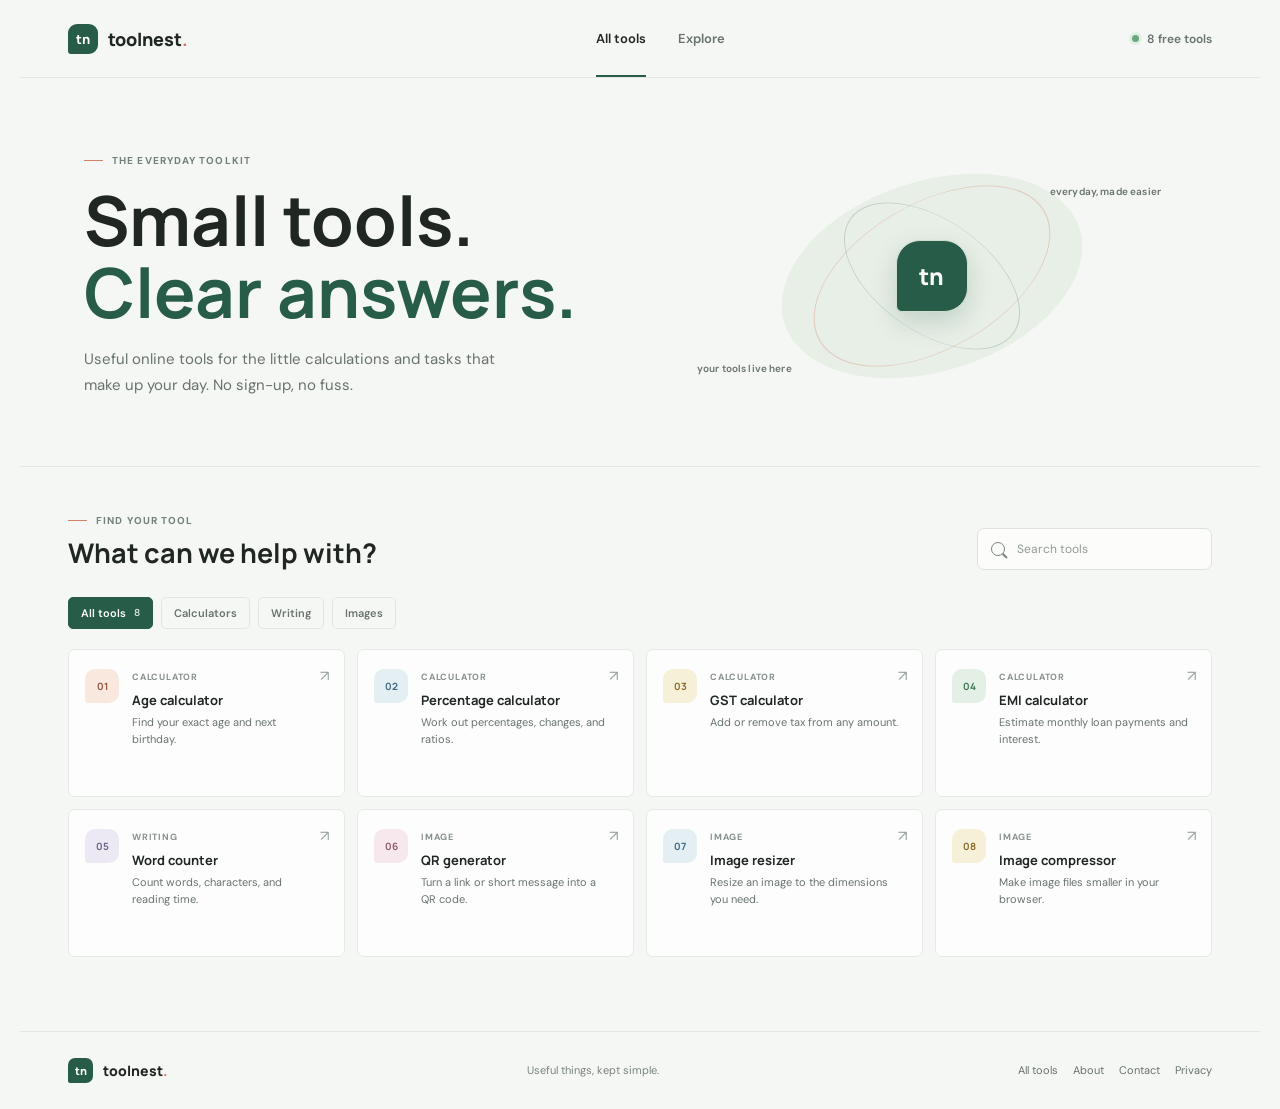
<file: index.html>
<!doctype html>
<html lang="en">
<head>
  <meta charset="utf-8">
  <meta name="viewport" content="width=device-width, initial-scale=1">
  <meta name="theme-color" content="#f5f7f4">
  <meta name="description" content="A practical collection of free online calculators and everyday tools. Simple, fast, and private by design.">
  <title>ToolNest - useful tools, all in one place</title>
  <link rel="preconnect" href="https://fonts.googleapis.com">
  <link rel="preconnect" href="https://fonts.gstatic.com" crossorigin>
  <link href="https://fonts.googleapis.com/css2?family=DM+Sans:wght@400;500;600;700&family=Manrope:wght@400;500;600;700;800&display=swap" rel="stylesheet">
  <link rel="stylesheet" href="style.css">
  <script src="script.js" defer></script>
</head>
<body>
  <header class="site-header">
    <a class="brand" href="index.html" aria-label="ToolNest home"><span class="brand-mark">tn</span><span>toolnest<span class="brand-period">.</span></span></a>
    <nav class="header-nav" aria-label="Main navigation"><a class="nav-link active" href="index.html">All tools</a><a class="nav-link" href="#tool-grid">Explore</a></nav>
    <a class="header-note" href="#tool-grid"><span class="status-dot"></span> 8 free tools</a>
  </header>

  <main>
    <section class="home-intro">
      <div class="intro-copy">
        <p class="eyebrow"><span class="eyebrow-line"></span> THE EVERYDAY TOOLKIT</p>
        <h1>Small tools.<br><span>Clear answers.</span></h1>
        <p class="intro-text">Useful online tools for the little calculations and tasks that make up your day. No sign-up, no fuss.</p>
      </div>
      <div class="intro-side" aria-hidden="true">
        <div class="orbit orbit-one"></div><div class="orbit orbit-two"></div>
        <div class="orbit-center"><span>tn</span></div>
        <span class="orbit-label label-top">everyday, made easier</span><span class="orbit-label label-bottom">your tools live here</span>
      </div>
    </section>

    <section class="tools-section" id="tool-grid">
      <div class="section-heading">
        <div><p class="eyebrow"><span class="eyebrow-line"></span> FIND YOUR TOOL</p><h2>What can we help with?</h2></div>
        <label class="search-box"><span class="search-icon" aria-hidden="true"></span><span class="visually-hidden">Search tools</span><input id="tool-search" type="search" placeholder="Search tools" autocomplete="off"></label>
      </div>
      <div class="filter-row" aria-label="Filter by category">
        <button class="filter-chip selected" type="button" data-filter="all" aria-pressed="true">All tools <span>8</span></button>
        <button class="filter-chip" type="button" data-filter="calculators" aria-pressed="false">Calculators</button>
        <button class="filter-chip" type="button" data-filter="writing" aria-pressed="false">Writing</button>
        <button class="filter-chip" type="button" data-filter="images" aria-pressed="false">Images</button>
      </div>
      <div class="tool-grid" id="tool-list">
        <a class="tool-card" href="tools/age.html" data-category="calculators" data-name="age calculator birthday years months days"><span class="tool-icon icon-coral">01</span><span class="tool-card-copy"><span class="tool-category">CALCULATOR</span><strong>Age calculator</strong><span>Find your exact age and next birthday.</span></span><span class="card-arrow" aria-hidden="true">↗</span></a>
        <a class="tool-card" href="tools/percentage.html" data-category="calculators" data-name="percentage calculator percent change"><span class="tool-icon icon-blue">02</span><span class="tool-card-copy"><span class="tool-category">CALCULATOR</span><strong>Percentage calculator</strong><span>Work out percentages, changes, and ratios.</span></span><span class="card-arrow" aria-hidden="true">↗</span></a>
        <a class="tool-card" href="tools/gst.html" data-category="calculators" data-name="gst calculator tax goods services"><span class="tool-icon icon-yellow">03</span><span class="tool-card-copy"><span class="tool-category">CALCULATOR</span><strong>GST calculator</strong><span>Add or remove tax from any amount.</span></span><span class="card-arrow" aria-hidden="true">↗</span></a>
        <a class="tool-card" href="tools/emi.html" data-category="calculators" data-name="emi loan calculator monthly payment interest"><span class="tool-icon icon-green">04</span><span class="tool-card-copy"><span class="tool-category">CALCULATOR</span><strong>EMI calculator</strong><span>Estimate monthly loan payments and interest.</span></span><span class="card-arrow" aria-hidden="true">↗</span></a>
        <a class="tool-card" href="tools/word-counter.html" data-category="writing" data-name="word counter text writing characters"><span class="tool-icon icon-lilac">05</span><span class="tool-card-copy"><span class="tool-category">WRITING</span><strong>Word counter</strong><span>Count words, characters, and reading time.</span></span><span class="card-arrow" aria-hidden="true">↗</span></a>
        <a class="tool-card" href="tools/qr-generator.html" data-category="images" data-name="qr code generator link wifi text"><span class="tool-icon icon-pink">06</span><span class="tool-card-copy"><span class="tool-category">IMAGE</span><strong>QR generator</strong><span>Turn a link or short message into a QR code.</span></span><span class="card-arrow" aria-hidden="true">↗</span></a>
        <a class="tool-card" href="tools/image-resizer.html" data-category="images" data-name="image resizer photo resize dimensions"><span class="tool-icon icon-blue">07</span><span class="tool-card-copy"><span class="tool-category">IMAGE</span><strong>Image resizer</strong><span>Resize an image to the dimensions you need.</span></span><span class="card-arrow" aria-hidden="true">↗</span></a>
        <a class="tool-card" href="tools/image-compressor.html" data-category="images" data-name="image compressor reduce photo file size"><span class="tool-icon icon-yellow">08</span><span class="tool-card-copy"><span class="tool-category">IMAGE</span><strong>Image compressor</strong><span>Make image files smaller in your browser.</span></span><span class="card-arrow" aria-hidden="true">↗</span></a>
      </div>
      <p class="empty-state" id="empty-state" hidden>No tools match that search. Try a different word.</p>
    </section>
  </main>

  <footer class="site-footer"><a class="brand footer-brand" href="index.html"><span class="brand-mark">tn</span><span>toolnest<span class="brand-period">.</span></span></a><span>Useful things, kept simple.</span><span>Free to use <span class="footer-spark">✳</span></span></footer>
</body>
</html>
</file>
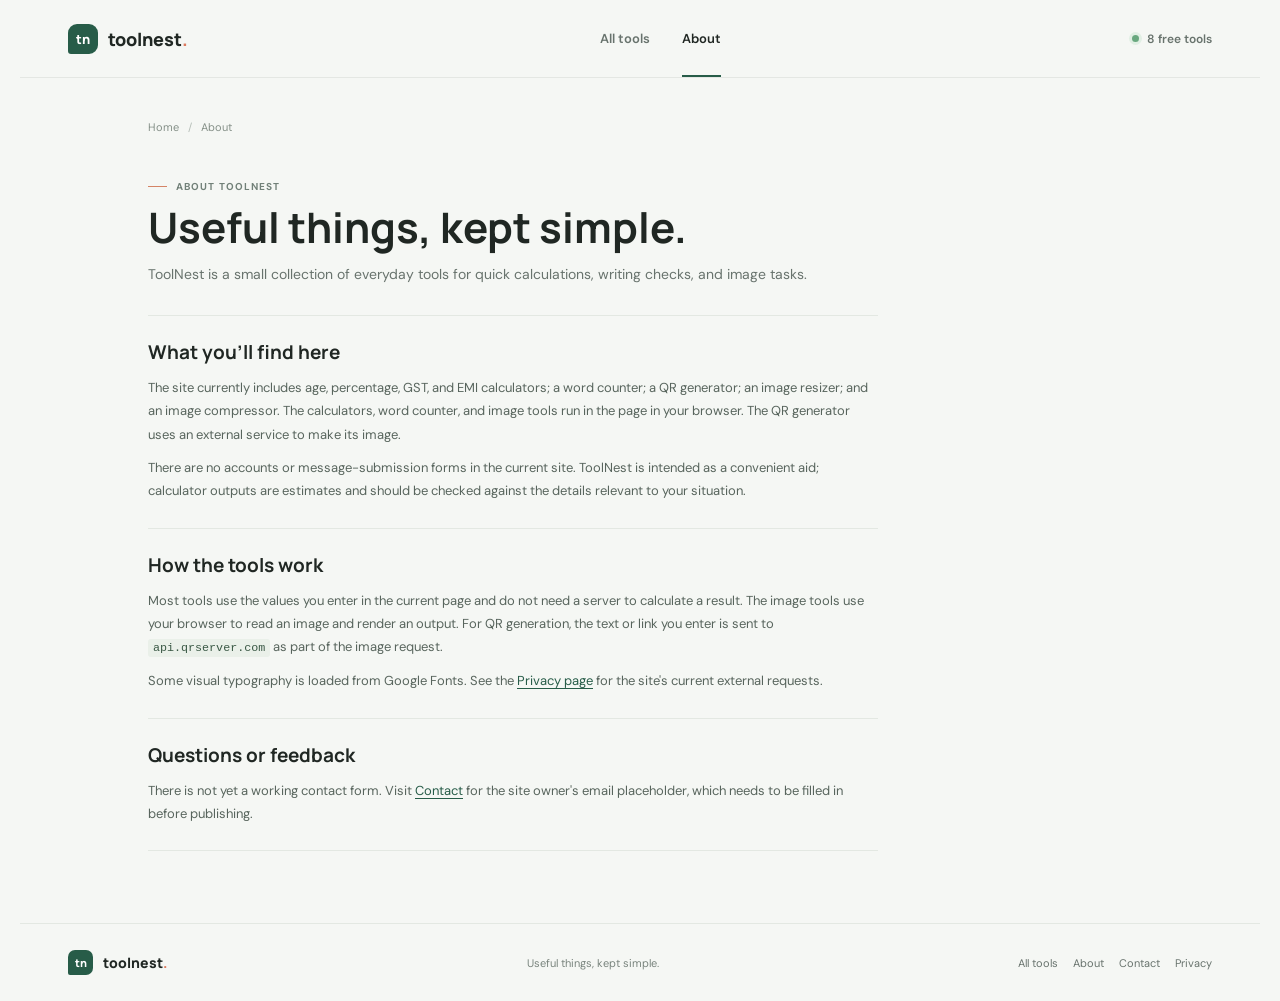
<file: about.html>
<!doctype html>
<html lang="en">
<head>
  <meta charset="utf-8">
  <meta name="viewport" content="width=device-width, initial-scale=1">
  <meta name="theme-color" content="#f5f7f4">
  <meta name="description" content="About ToolNest and its collection of everyday browser tools.">
  <title>About | ToolNest</title>
  <link rel="stylesheet" href="style.css">
  <script src="script.js" defer></script>
</head>
<body>
  <header class="site-header"><a class="brand" href="index.html" aria-label="ToolNest home"><span class="brand-mark">tn</span><span>toolnest<span class="brand-period">.</span></span></a><nav class="header-nav" aria-label="Main navigation"><a class="nav-link" href="index.html#tool-grid">All tools</a><a class="nav-link active" href="about.html">About</a></nav><a class="header-note" href="index.html#tool-grid"><span class="status-dot"></span> 8 free tools</a></header>
  <main class="content-page">
    <div class="breadcrumb"><a href="index.html">Home</a><span class="breadcrumb-separator">/</span><span>About</span></div>
    <header class="content-heading"><p class="eyebrow"><span class="eyebrow-line"></span> ABOUT TOOLNEST</p><h1>Useful things, kept simple.</h1><p>ToolNest is a small collection of everyday tools for quick calculations, writing checks, and image tasks.</p></header>
    <div class="content-body">
      <section class="content-section"><h2>What you'll find here</h2><p>The site currently includes age, percentage, GST, and EMI calculators; a word counter; a QR generator; an image resizer; and an image compressor. The calculators, word counter, and image tools run in the page in your browser. The QR generator uses an external service to make its image.</p><p>There are no accounts or message-submission forms in the current site. ToolNest is intended as a convenient aid; calculator outputs are estimates and should be checked against the details relevant to your situation.</p></section>
      <section class="content-section"><h2>How the tools work</h2><p>Most tools use the values you enter in the current page and do not need a server to calculate a result. The image tools use your browser to read an image and render an output. For QR generation, the text or link you enter is sent to <code>api.qrserver.com</code> as part of the image request.</p><p>Some visual typography is loaded from Google Fonts. See the <a href="privacy.html">Privacy page</a> for the site's current external requests.</p></section>
      <section class="content-section"><h2>Questions or feedback</h2><p>There is not yet a working contact form. Visit <a href="contact.html">Contact</a> for the site owner's email placeholder, which needs to be filled in before publishing.</p></section>
    </div>
  </main>
  <footer class="site-footer"><a class="brand footer-brand" href="index.html"><span class="brand-mark">tn</span><span>toolnest<span class="brand-period">.</span></span></a><span>Useful things, kept simple.</span><span>Free to use <span class="footer-spark">✳</span></span></footer>
</body>
</html>
</file>
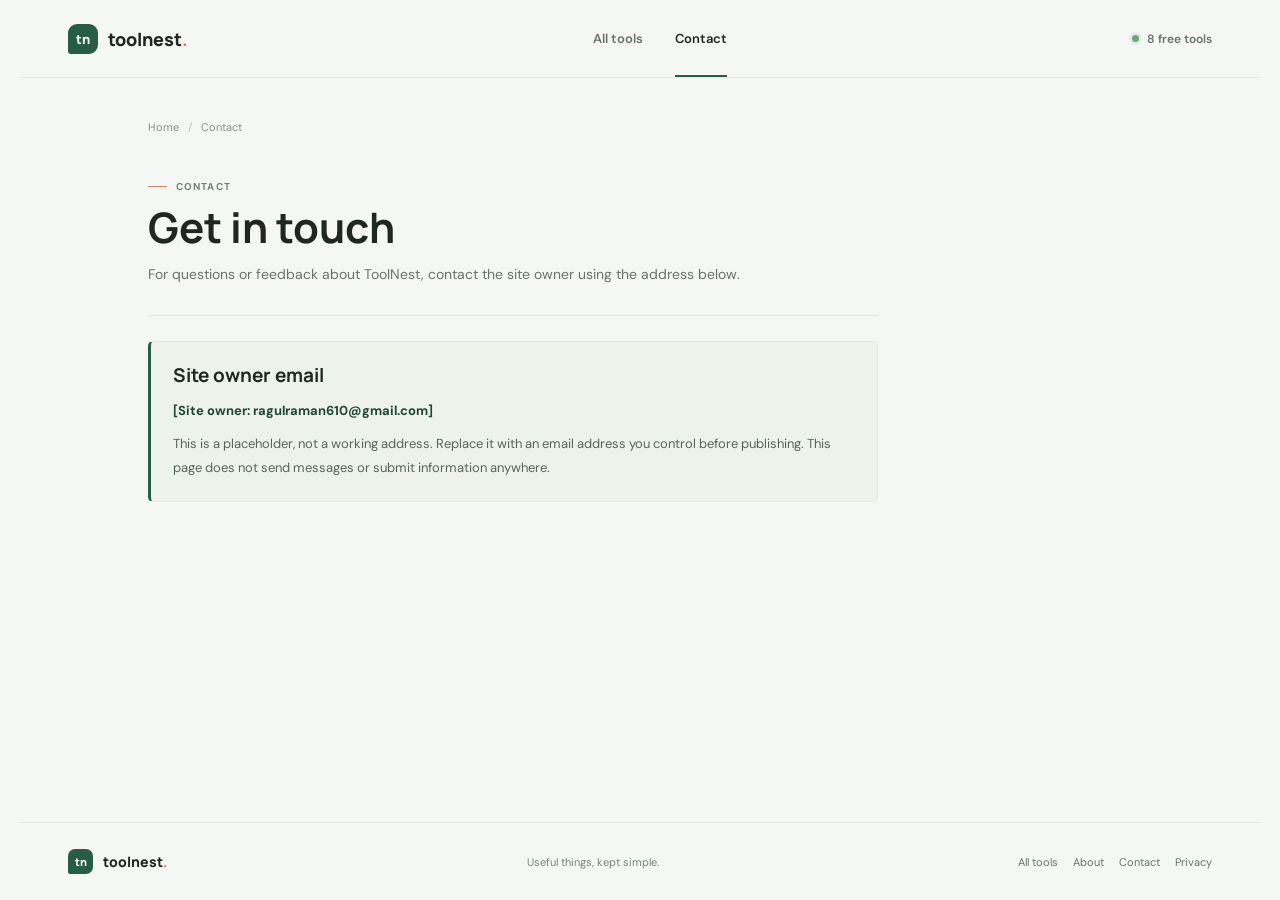
<file: contact.html>
<!doctype html>
<html lang="en">
<head>
  <meta charset="utf-8">
  <meta name="viewport" content="width=device-width, initial-scale=1">
  <meta name="theme-color" content="#f5f7f4">
  <meta name="description" content="Contact information for ToolNest.">
  <title>Contact | ToolNest</title>
  <link rel="stylesheet" href="style.css">
  <script src="script.js" defer></script>
</head>
<body>
  <header class="site-header"><a class="brand" href="index.html" aria-label="ToolNest home"><span class="brand-mark">tn</span><span>toolnest<span class="brand-period">.</span></span></a><nav class="header-nav" aria-label="Main navigation"><a class="nav-link" href="index.html#tool-grid">All tools</a><a class="nav-link active" href="contact.html">Contact</a></nav><a class="header-note" href="index.html#tool-grid"><span class="status-dot"></span> 8 free tools</a></header>
  <main class="content-page">
    <div class="breadcrumb"><a href="index.html">Home</a><span class="breadcrumb-separator">/</span><span>Contact</span></div>
    <header class="content-heading"><p class="eyebrow"><span class="eyebrow-line"></span> CONTACT</p><h1>Get in touch</h1><p>For questions or feedback about ToolNest, contact the site owner using the address below.</p></header>
    <div class="content-body">
      <section class="content-section contact-placeholder"><h2>Site owner email</h2><p><strong>[Site owner: ragulraman610@gmail.com]</strong></p><p>This is a placeholder, not a working address. Replace it with an email address you control before publishing. This page does not send messages or submit information anywhere.</p></section>
    </div>
  </main>
  <footer class="site-footer"><a class="brand footer-brand" href="index.html"><span class="brand-mark">tn</span><span>toolnest<span class="brand-period">.</span></span></a><span>Useful things, kept simple.</span><span>Free to use <span class="footer-spark">✳</span></span></footer>
</body>
</html>
</file>
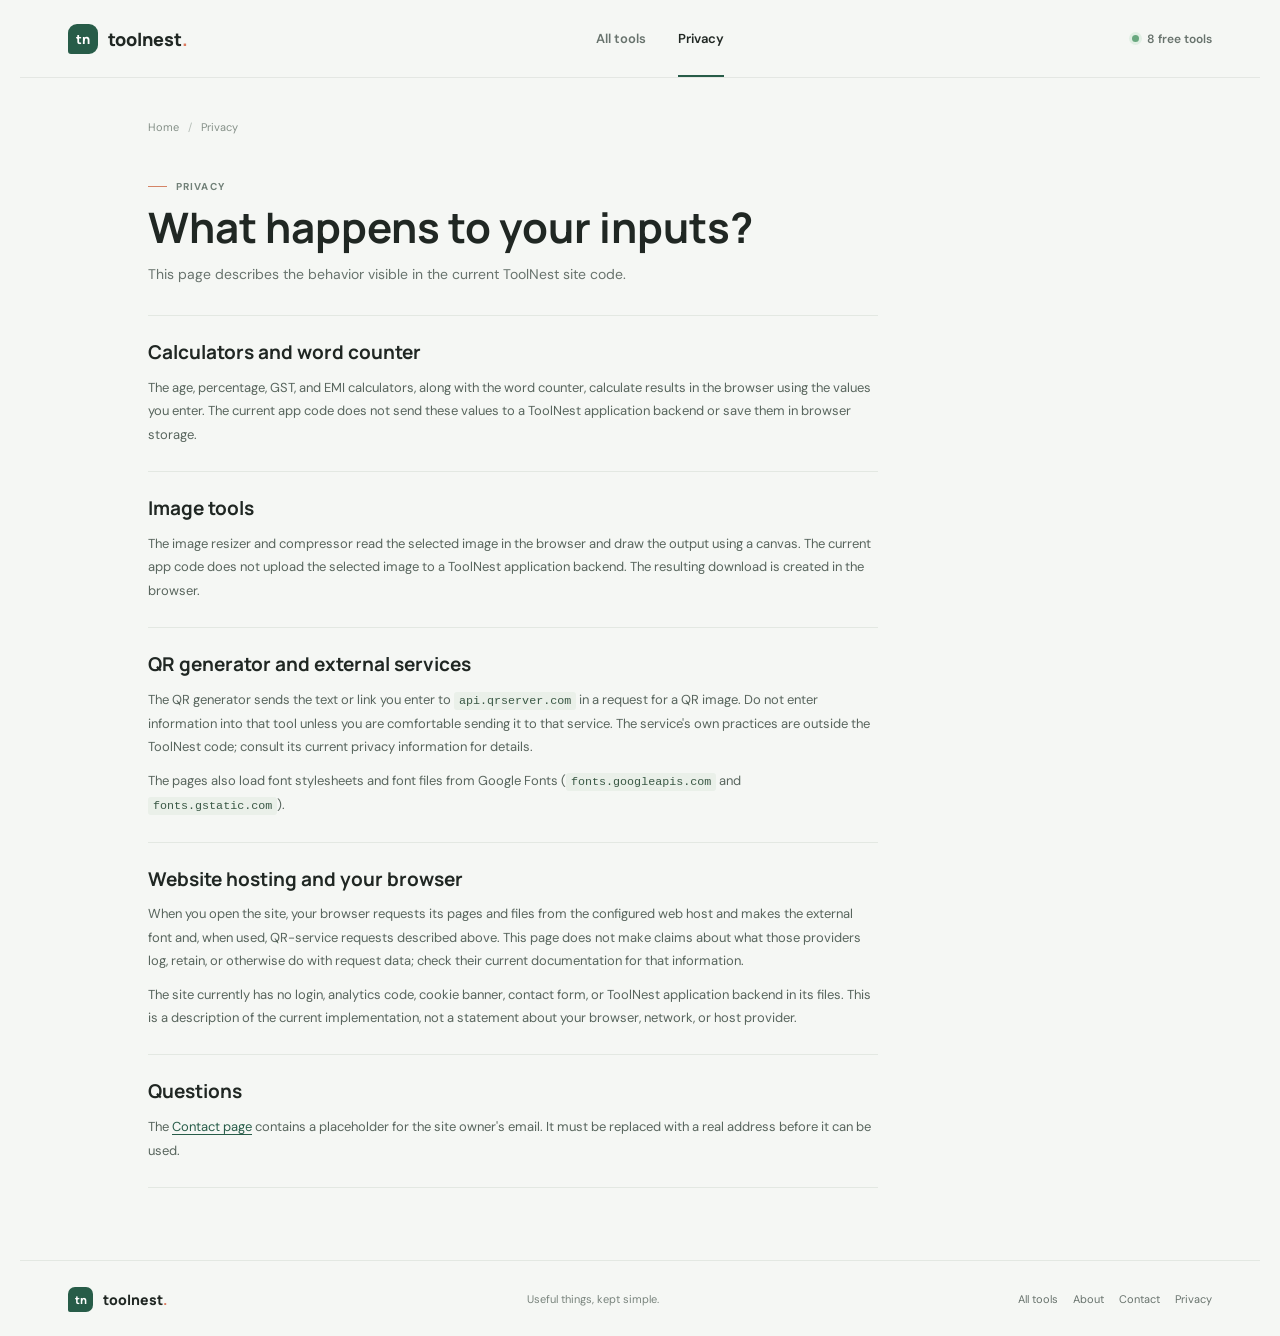
<file: privacy.html>
<!doctype html>
<html lang="en">
<head>
  <meta charset="utf-8">
  <meta name="viewport" content="width=device-width, initial-scale=1">
  <meta name="theme-color" content="#f5f7f4">
  <meta name="description" content="What the current ToolNest pages do with information entered into its tools.">
  <title>Privacy | ToolNest</title>
  <link rel="stylesheet" href="style.css">
  <script src="script.js" defer></script>
</head>
<body>
  <header class="site-header"><a class="brand" href="index.html" aria-label="ToolNest home"><span class="brand-mark">tn</span><span>toolnest<span class="brand-period">.</span></span></a><nav class="header-nav" aria-label="Main navigation"><a class="nav-link" href="index.html#tool-grid">All tools</a><a class="nav-link active" href="privacy.html">Privacy</a></nav><a class="header-note" href="index.html#tool-grid"><span class="status-dot"></span> 8 free tools</a></header>
  <main class="content-page">
    <div class="breadcrumb"><a href="index.html">Home</a><span class="breadcrumb-separator">/</span><span>Privacy</span></div>
    <header class="content-heading"><p class="eyebrow"><span class="eyebrow-line"></span> PRIVACY</p><h1>What happens to your inputs?</h1><p>This page describes the behavior visible in the current ToolNest site code.</p></header>
    <div class="content-body">
      <section class="content-section"><h2>Calculators and word counter</h2><p>The age, percentage, GST, and EMI calculators, along with the word counter, calculate results in the browser using the values you enter. The current app code does not send these values to a ToolNest application backend or save them in browser storage.</p></section>
      <section class="content-section"><h2>Image tools</h2><p>The image resizer and compressor read the selected image in the browser and draw the output using a canvas. The current app code does not upload the selected image to a ToolNest application backend. The resulting download is created in the browser.</p></section>
      <section class="content-section"><h2>QR generator and external services</h2><p>The QR generator sends the text or link you enter to <code>api.qrserver.com</code> in a request for a QR image. Do not enter information into that tool unless you are comfortable sending it to that service. The service's own practices are outside the ToolNest code; consult its current privacy information for details.</p><p>The pages also load font stylesheets and font files from Google Fonts (<code>fonts.googleapis.com</code> and <code>fonts.gstatic.com</code>).</p></section>
      <section class="content-section"><h2>Website hosting and your browser</h2><p>When you open the site, your browser requests its pages and files from the configured web host and makes the external font and, when used, QR-service requests described above. This page does not make claims about what those providers log, retain, or otherwise do with request data; check their current documentation for that information.</p><p>The site currently has no login, analytics code, cookie banner, contact form, or ToolNest application backend in its files. This is a description of the current implementation, not a statement about your browser, network, or host provider.</p></section>
      <section class="content-section"><h2>Questions</h2><p>The <a href="contact.html">Contact page</a> contains a placeholder for the site owner's email. It must be replaced with a real address before it can be used.</p></section>
    </div>
  </main>
  <footer class="site-footer"><a class="brand footer-brand" href="index.html"><span class="brand-mark">tn</span><span>toolnest<span class="brand-period">.</span></span></a><span>Useful things, kept simple.</span><span>Free to use <span class="footer-spark">✳</span></span></footer>
</body>
</html>
</file>
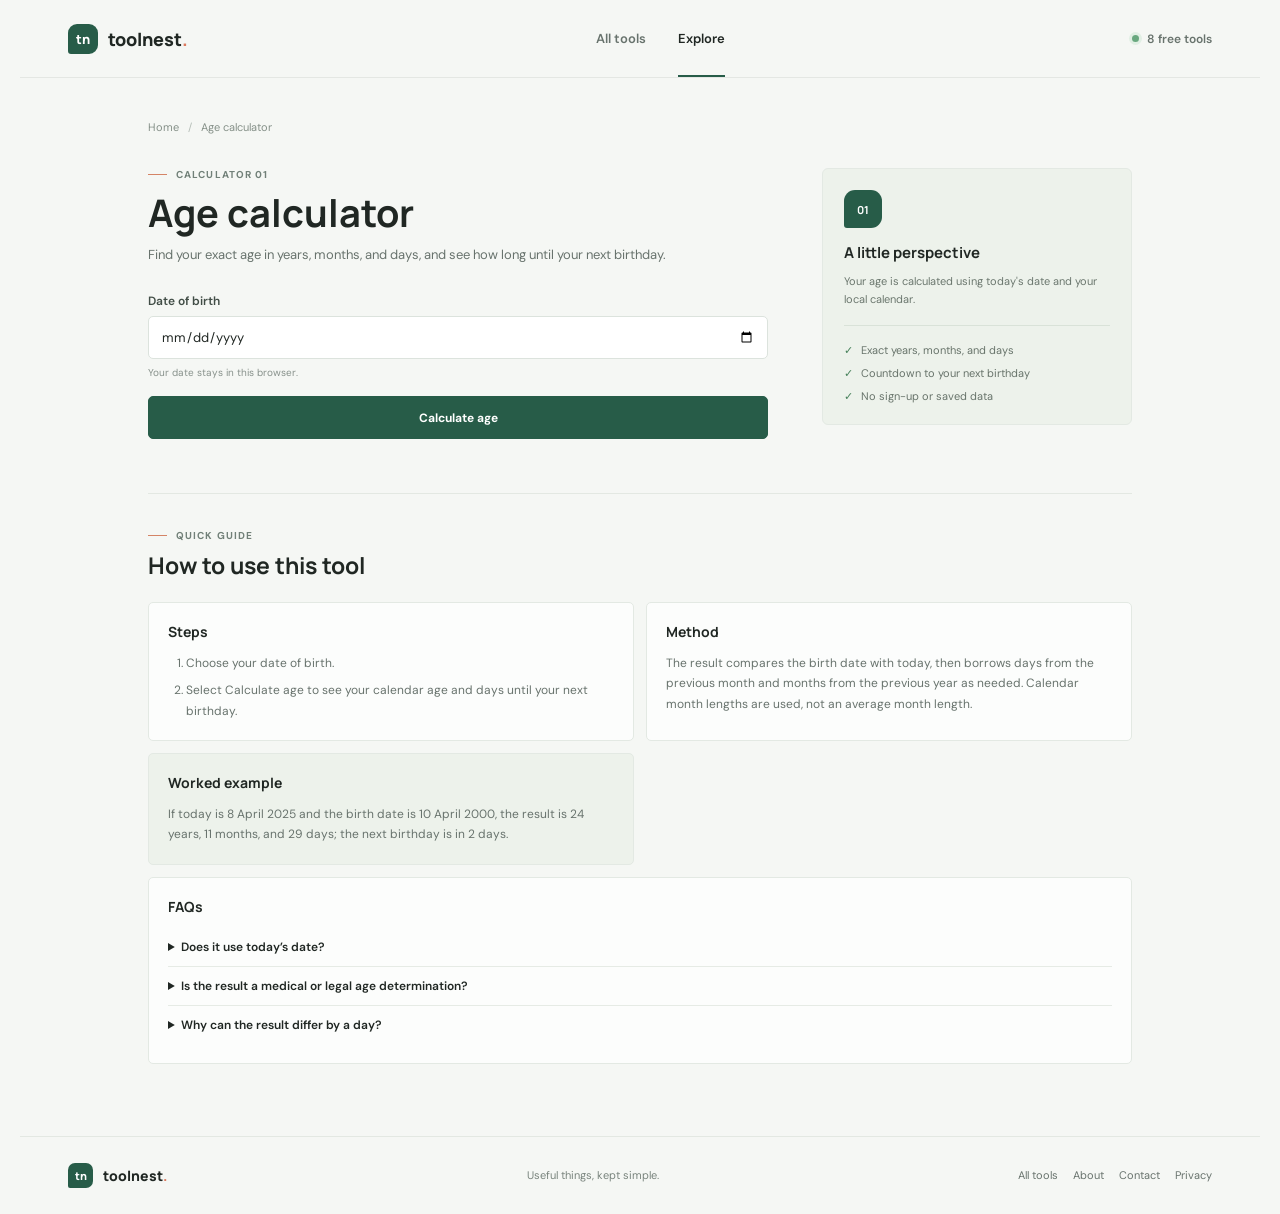
<file: tools/age.html>
<!doctype html>
<html lang="en">
<head><meta charset="utf-8"><meta name="viewport" content="width=device-width, initial-scale=1"><meta name="theme-color" content="#f5f7f4"><title>Age Calculator | ToolNest</title><link rel="stylesheet" href="../style.css"><script src="../script.js" defer></script></head>
<body>
  <header class="site-header"><a class="brand" href="../index.html" aria-label="ToolNest home"><span class="brand-mark">tn</span><span>toolnest<span class="brand-period">.</span></span></a><nav class="header-nav" aria-label="Main navigation"><a class="nav-link" href="../index.html">All tools</a><a class="nav-link active" href="../index.html#tool-grid">Explore</a></nav><a class="header-note" href="../index.html#tool-grid"><span class="status-dot"></span> 8 free tools</a></header>
  <main class="tool-page" data-tool="age"><div class="breadcrumb"><a href="../index.html">Home</a><span class="breadcrumb-separator">/</span><span>Age calculator</span></div><div class="tool-layout"><section class="tool-main"><div class="tool-heading"><p class="eyebrow"><span class="eyebrow-line"></span> CALCULATOR 01</p><h1>Age calculator</h1><p>Find your exact age in years, months, and days, and see how long until your next birthday.</p></div><form class="tool-form" id="age-form"><div class="field"><label for="birth-date">Date of birth</label><input id="birth-date" name="birth-date" type="date" required><span class="field-hint">Your date stays in this browser.</span></div><button class="primary-button" type="submit">Calculate age</button></form><section class="result-panel" id="result" aria-live="polite"><p class="result-label">Your result</p><p class="result-value" id="result-value"></p><p class="result-detail" id="result-detail"></p></section></section><aside class="tool-aside"><span class="aside-mark">01</span><h2>A little perspective</h2><p>Your age is calculated using today's date and your local calendar.</p><div class="aside-rule"></div><ul><li>Exact years, months, and days</li><li>Countdown to your next birthday</li><li>No sign-up or saved data</li></ul></aside></div></main>
  <footer class="site-footer"><a class="brand footer-brand" href="../index.html"><span class="brand-mark">tn</span><span>toolnest<span class="brand-period">.</span></span></a><span>Useful things, kept simple.</span><span><a href="../index.html#tool-grid">All tools ↗</a></span></footer>
</body></html>
</file>
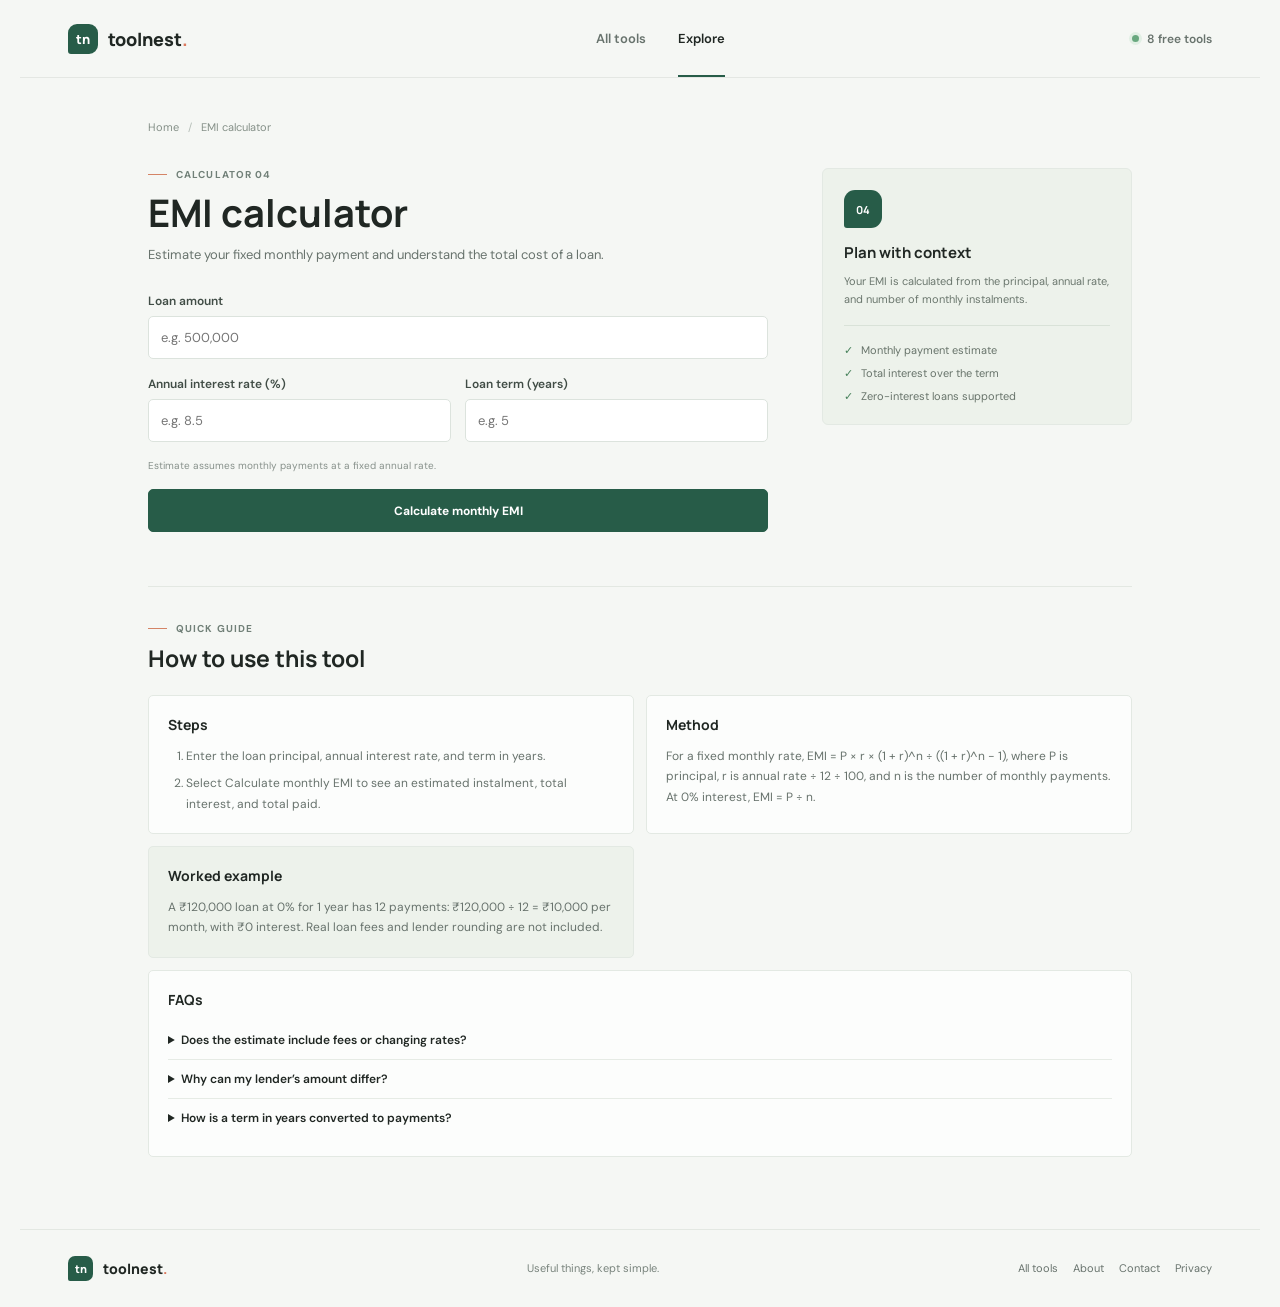
<file: tools/emi.html>
<!doctype html>
<html lang="en">
<head><meta charset="utf-8"><meta name="viewport" content="width=device-width, initial-scale=1"><meta name="theme-color" content="#f5f7f4"><title>EMI Calculator | ToolNest</title><link rel="stylesheet" href="../style.css"><script src="../script.js" defer></script></head>
<body>
  <header class="site-header"><a class="brand" href="../index.html" aria-label="ToolNest home"><span class="brand-mark">tn</span><span>toolnest<span class="brand-period">.</span></span></a><nav class="header-nav" aria-label="Main navigation"><a class="nav-link" href="../index.html">All tools</a><a class="nav-link active" href="../index.html#tool-grid">Explore</a></nav><a class="header-note" href="../index.html#tool-grid"><span class="status-dot"></span> 8 free tools</a></header>
  <main class="tool-page" data-tool="emi"><div class="breadcrumb"><a href="../index.html">Home</a><span class="breadcrumb-separator">/</span><span>EMI calculator</span></div><div class="tool-layout"><section class="tool-main"><div class="tool-heading"><p class="eyebrow"><span class="eyebrow-line"></span> CALCULATOR 04</p><h1>EMI calculator</h1><p>Estimate your fixed monthly payment and understand the total cost of a loan.</p></div><form class="tool-form" id="emi-form"><div class="field"><label for="loan-principal">Loan amount</label><input id="loan-principal" name="principal" type="number" min="1" step="any" placeholder="e.g. 500,000" required></div><div class="form-row"><div class="field"><label for="loan-rate">Annual interest rate (%)</label><input id="loan-rate" name="rate" type="number" min="0" step="any" placeholder="e.g. 8.5" required></div><div class="field"><label for="loan-years">Loan term (years)</label><input id="loan-years" name="years" type="number" min="0.1" step="any" placeholder="e.g. 5" required></div></div><span class="field-hint">Estimate assumes monthly payments at a fixed annual rate.</span><button class="primary-button" type="submit">Calculate monthly EMI</button></form><section class="result-panel" id="result" aria-live="polite"><p class="result-label">Estimated monthly payment</p><p class="result-value" id="result-value"></p><p class="result-detail" id="result-detail"></p></section></section><aside class="tool-aside"><span class="aside-mark">04</span><h2>Plan with context</h2><p>Your EMI is calculated from the principal, annual rate, and number of monthly instalments.</p><div class="aside-rule"></div><ul><li>Monthly payment estimate</li><li>Total interest over the term</li><li>Zero-interest loans supported</li></ul></aside></div></main>
  <footer class="site-footer"><a class="brand footer-brand" href="../index.html"><span class="brand-mark">tn</span><span>toolnest<span class="brand-period">.</span></span></a><span>Useful things, kept simple.</span><span><a href="../index.html#tool-grid">All tools ↗</a></span></footer>
</body></html>
</file>
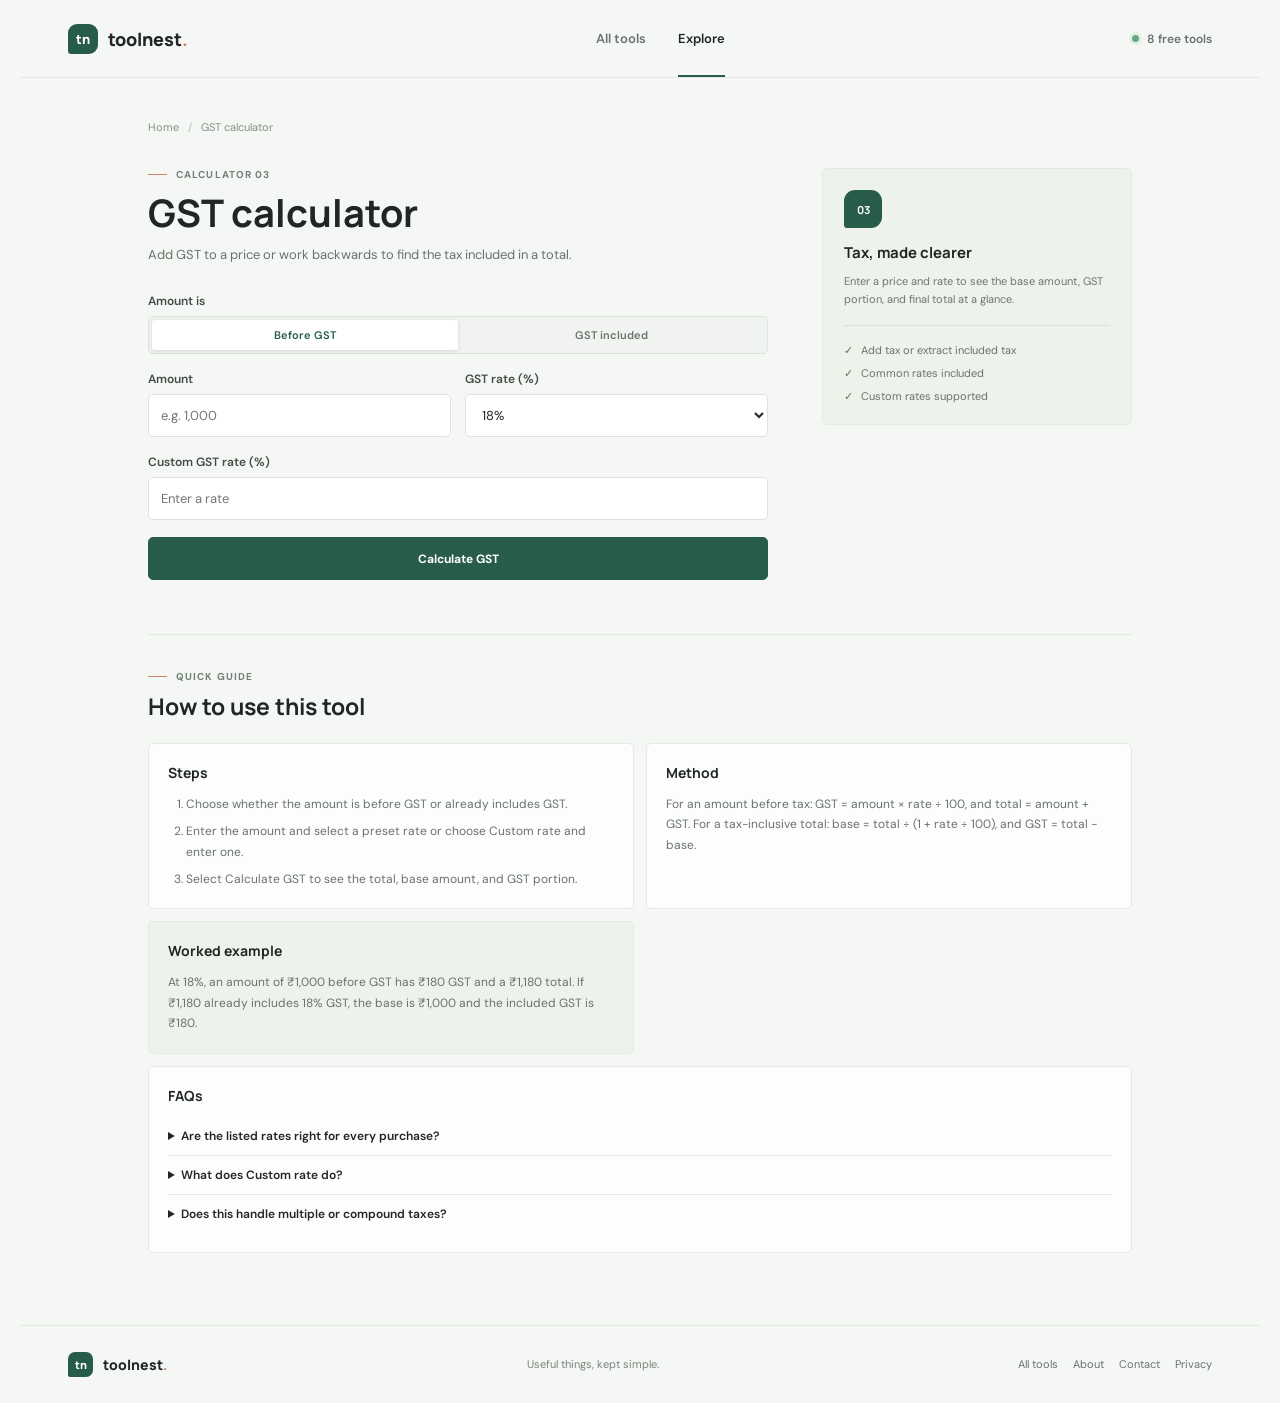
<file: tools/gst.html>
<!doctype html>
<html lang="en">
<head><meta charset="utf-8"><meta name="viewport" content="width=device-width, initial-scale=1"><meta name="theme-color" content="#f5f7f4"><title>GST Calculator | ToolNest</title><link rel="stylesheet" href="../style.css"><script src="../script.js" defer></script></head>
<body>
  <header class="site-header"><a class="brand" href="../index.html" aria-label="ToolNest home"><span class="brand-mark">tn</span><span>toolnest<span class="brand-period">.</span></span></a><nav class="header-nav" aria-label="Main navigation"><a class="nav-link" href="../index.html">All tools</a><a class="nav-link active" href="../index.html#tool-grid">Explore</a></nav><a class="header-note" href="../index.html#tool-grid"><span class="status-dot"></span> 8 free tools</a></header>
  <main class="tool-page" data-tool="gst"><div class="breadcrumb"><a href="../index.html">Home</a><span class="breadcrumb-separator">/</span><span>GST calculator</span></div><div class="tool-layout"><section class="tool-main"><div class="tool-heading"><p class="eyebrow"><span class="eyebrow-line"></span> CALCULATOR 03</p><h1>GST calculator</h1><p>Add GST to a price or work backwards to find the tax included in a total.</p></div><form class="tool-form" id="gst-form"><div class="field"><span class="field-label">Amount is</span><div class="segmented"><label><input type="radio" name="tax-mode" value="exclusive" checked><span>Before GST</span></label><label><input type="radio" name="tax-mode" value="inclusive"><span>GST included</span></label></div></div><div class="form-row"><div class="field"><label for="gst-amount">Amount</label><input id="gst-amount" name="amount" type="number" min="0" step="any" placeholder="e.g. 1,000" required></div><div class="field"><label for="gst-rate">GST rate (%)</label><select id="gst-rate" name="rate"><option value="5">5%</option><option value="12">12%</option><option value="18" selected>18%</option><option value="28">28%</option><option value="custom">Custom rate</option></select></div></div><div class="field" id="custom-rate-field" hidden><label for="gst-custom-rate">Custom GST rate (%)</label><input id="gst-custom-rate" name="custom-rate" type="number" min="0" step="any" placeholder="Enter a rate"></div><button class="primary-button" type="submit">Calculate GST</button></form><section class="result-panel" id="result" aria-live="polite"><p class="result-label">Total including GST</p><p class="result-value" id="result-value"></p><p class="result-detail" id="result-detail"></p></section></section><aside class="tool-aside"><span class="aside-mark">03</span><h2>Tax, made clearer</h2><p>Enter a price and rate to see the base amount, GST portion, and final total at a glance.</p><div class="aside-rule"></div><ul><li>Add tax or extract included tax</li><li>Common rates included</li><li>Custom rates supported</li></ul></aside></div></main>
  <footer class="site-footer"><a class="brand footer-brand" href="../index.html"><span class="brand-mark">tn</span><span>toolnest<span class="brand-period">.</span></span></a><span>Useful things, kept simple.</span><span><a href="../index.html#tool-grid">All tools ↗</a></span></footer>
</body></html>
</file>
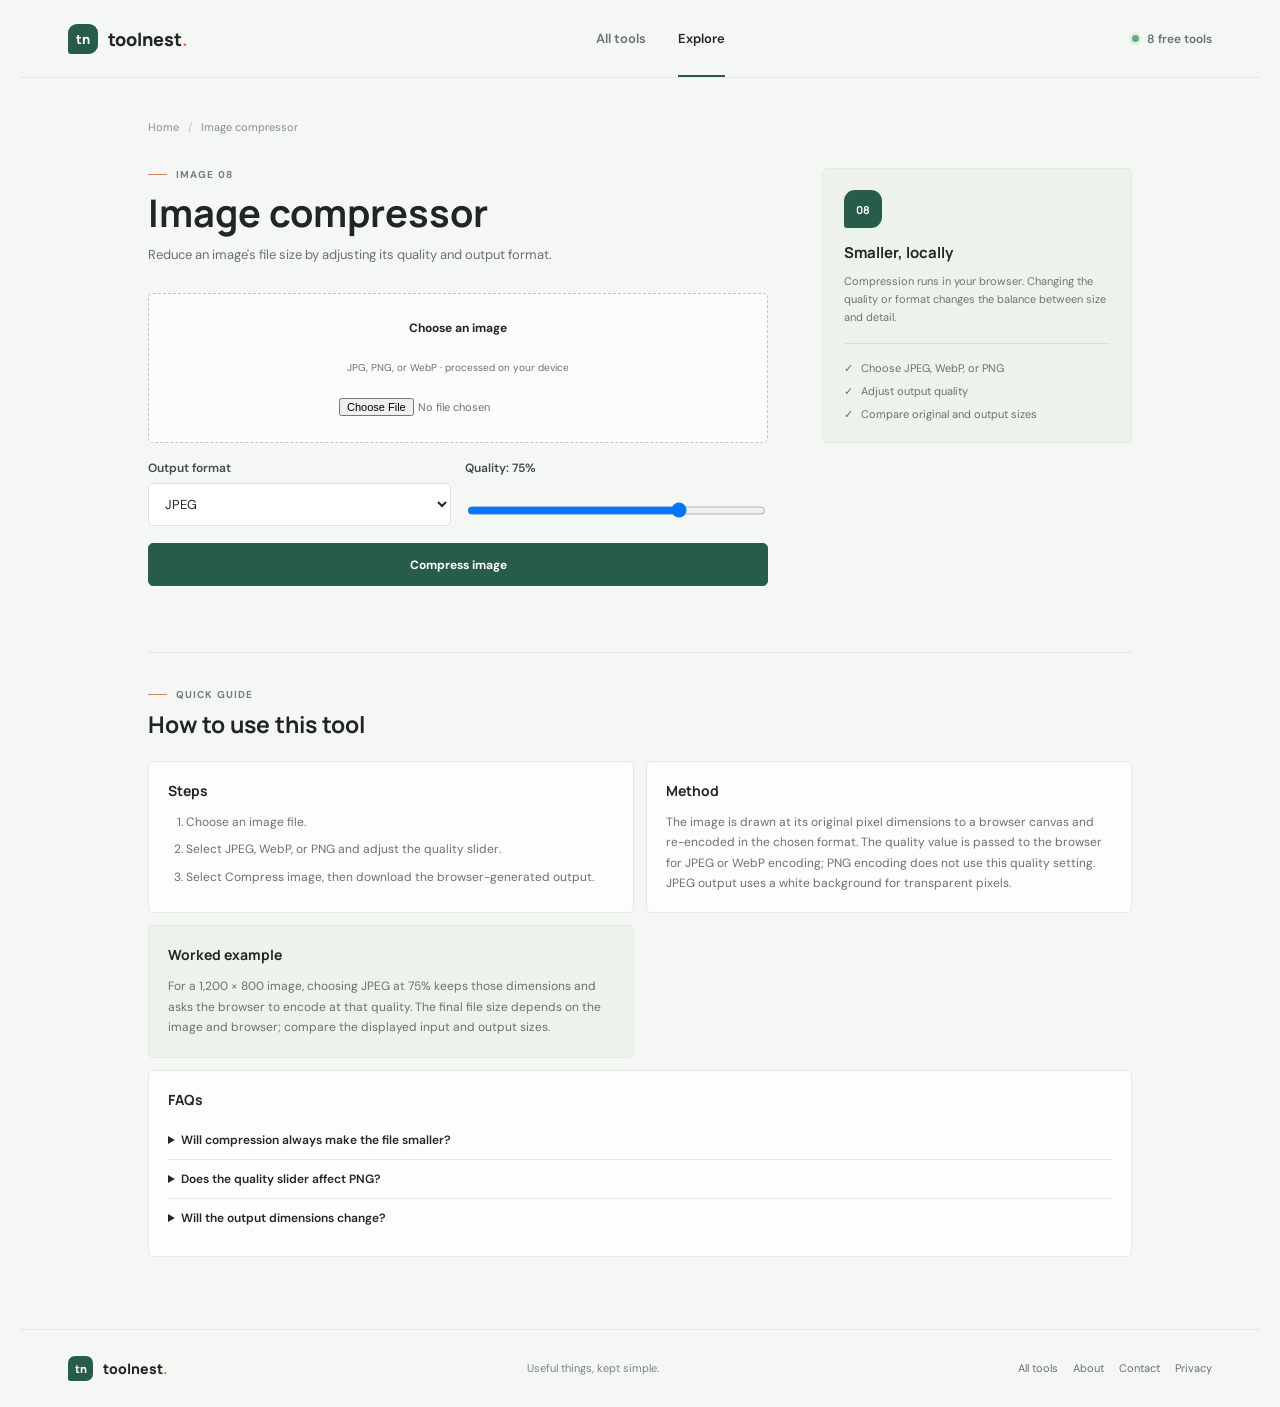
<file: tools/image-compressor.html>
<!doctype html>
<html lang="en">
<head><meta charset="utf-8"><meta name="viewport" content="width=device-width, initial-scale=1"><meta name="theme-color" content="#f5f7f4"><title>Image Compressor | ToolNest</title><link rel="stylesheet" href="../style.css"><script src="../script.js" defer></script></head>
<body>
  <header class="site-header"><a class="brand" href="../index.html" aria-label="ToolNest home"><span class="brand-mark">tn</span><span>toolnest<span class="brand-period">.</span></span></a><nav class="header-nav" aria-label="Main navigation"><a class="nav-link" href="../index.html">All tools</a><a class="nav-link active" href="../index.html#tool-grid">Explore</a></nav><a class="header-note" href="../index.html#tool-grid"><span class="status-dot"></span> 8 free tools</a></header>
  <main class="tool-page" data-tool="image-compressor"><div class="breadcrumb"><a href="../index.html">Home</a><span class="breadcrumb-separator">/</span><span>Image compressor</span></div><div class="tool-layout"><section class="tool-main"><div class="tool-heading"><p class="eyebrow"><span class="eyebrow-line"></span> IMAGE 08</p><h1>Image compressor</h1><p>Reduce an image's file size by adjusting its quality and output format.</p></div><form class="tool-form" id="image-form"><label class="upload-area" for="image-file"><strong>Choose an image</strong><span id="source-dimensions">JPG, PNG, or WebP · processed on your device</span><input id="image-file" type="file" accept="image/*"></label><img class="image-preview" id="image-preview" alt="Selected image preview"><div class="form-row"><div class="field"><label for="output-format">Output format</label><select id="output-format"><option value="image/jpeg">JPEG</option><option value="image/webp">WebP</option><option value="image/png">PNG</option></select></div><div class="field"><label for="quality">Quality: <span id="quality-value">75</span>%</label><input id="quality" type="range" min="10" max="100" value="75"></div></div><button class="primary-button" type="submit">Compress image</button></form><div class="tool-actions"><a class="secondary-button download-link" id="image-download">Download compressed image</a></div><section class="result-panel" id="result" aria-live="polite"><p class="result-label">Status</p><p class="result-value" id="result-value"></p><p class="result-detail" id="result-detail"></p></section></section><aside class="tool-aside"><span class="aside-mark">08</span><h2>Smaller, locally</h2><p>Compression runs in your browser. Changing the quality or format changes the balance between size and detail.</p><div class="aside-rule"></div><ul><li>Choose JPEG, WebP, or PNG</li><li>Adjust output quality</li><li>Compare original and output sizes</li></ul></aside></div></main>
  <footer class="site-footer"><a class="brand footer-brand" href="../index.html"><span class="brand-mark">tn</span><span>toolnest<span class="brand-period">.</span></span></a><span>Useful things, kept simple.</span><span><a href="../index.html#tool-grid">All tools ↗</a></span></footer>
</body></html>
</file>
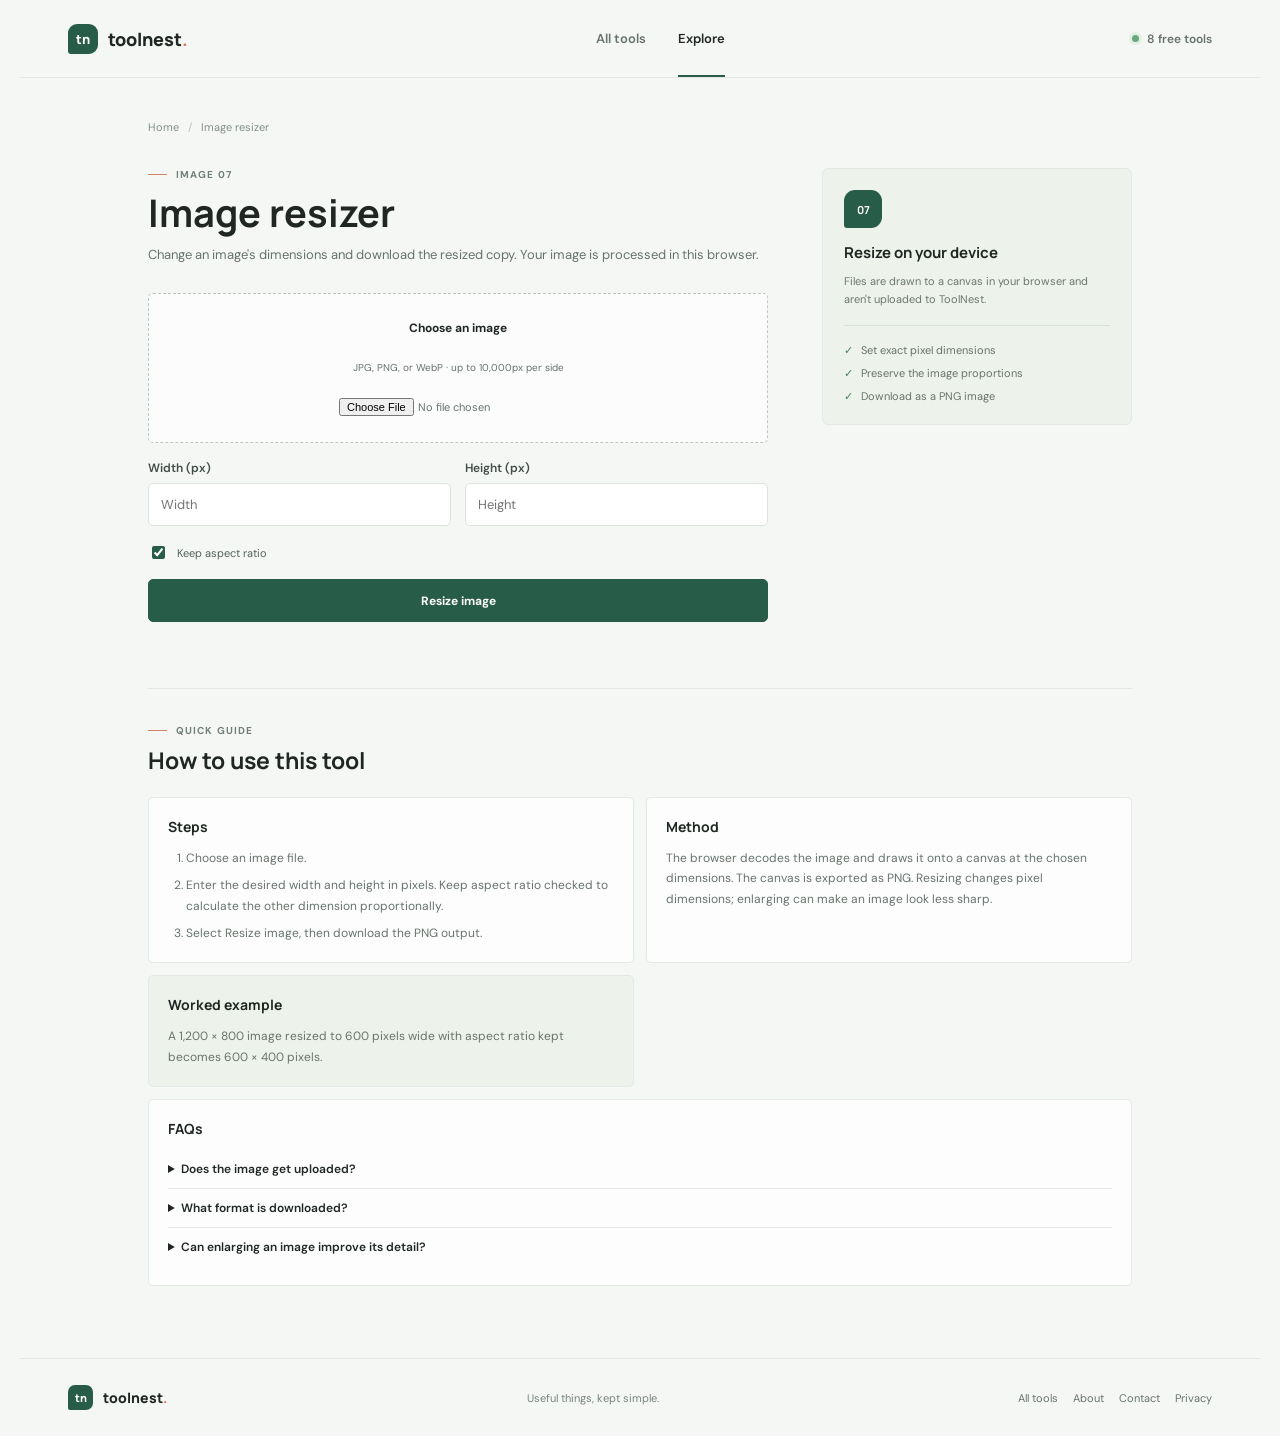
<file: tools/image-resizer.html>
<!doctype html>
<html lang="en">
<head><meta charset="utf-8"><meta name="viewport" content="width=device-width, initial-scale=1"><meta name="theme-color" content="#f5f7f4"><title>Image Resizer | ToolNest</title><link rel="stylesheet" href="../style.css"><script src="../script.js" defer></script></head>
<body>
  <header class="site-header"><a class="brand" href="../index.html" aria-label="ToolNest home"><span class="brand-mark">tn</span><span>toolnest<span class="brand-period">.</span></span></a><nav class="header-nav" aria-label="Main navigation"><a class="nav-link" href="../index.html">All tools</a><a class="nav-link active" href="../index.html#tool-grid">Explore</a></nav><a class="header-note" href="../index.html#tool-grid"><span class="status-dot"></span> 8 free tools</a></header>
  <main class="tool-page" data-tool="image-resizer"><div class="breadcrumb"><a href="../index.html">Home</a><span class="breadcrumb-separator">/</span><span>Image resizer</span></div><div class="tool-layout"><section class="tool-main"><div class="tool-heading"><p class="eyebrow"><span class="eyebrow-line"></span> IMAGE 07</p><h1>Image resizer</h1><p>Change an image's dimensions and download the resized copy. Your image is processed in this browser.</p></div><form class="tool-form" id="image-form"><label class="upload-area" for="image-file"><strong>Choose an image</strong><span id="source-dimensions">JPG, PNG, or WebP · up to 10,000px per side</span><input id="image-file" type="file" accept="image/*"></label><img class="image-preview" id="image-preview" alt="Selected image preview"><div class="form-row"><div class="field"><label for="image-width">Width (px)</label><input id="image-width" type="number" min="1" max="10000" placeholder="Width"></div><div class="field"><label for="image-height">Height (px)</label><input id="image-height" type="number" min="1" max="10000" placeholder="Height"></div></div><label class="check-field"><input id="keep-ratio" type="checkbox" checked> Keep aspect ratio</label><button class="primary-button" type="submit">Resize image</button></form><div class="tool-actions"><a class="secondary-button download-link" id="image-download">Download resized image</a></div><section class="result-panel" id="result" aria-live="polite"><p class="result-label">Status</p><p class="result-value" id="result-value"></p><p class="result-detail" id="result-detail"></p></section></section><aside class="tool-aside"><span class="aside-mark">07</span><h2>Resize on your device</h2><p>Files are drawn to a canvas in your browser and aren't uploaded to ToolNest.</p><div class="aside-rule"></div><ul><li>Set exact pixel dimensions</li><li>Preserve the image proportions</li><li>Download as a PNG image</li></ul></aside></div></main>
  <footer class="site-footer"><a class="brand footer-brand" href="../index.html"><span class="brand-mark">tn</span><span>toolnest<span class="brand-period">.</span></span></a><span>Useful things, kept simple.</span><span><a href="../index.html#tool-grid">All tools ↗</a></span></footer>
</body></html>
</file>
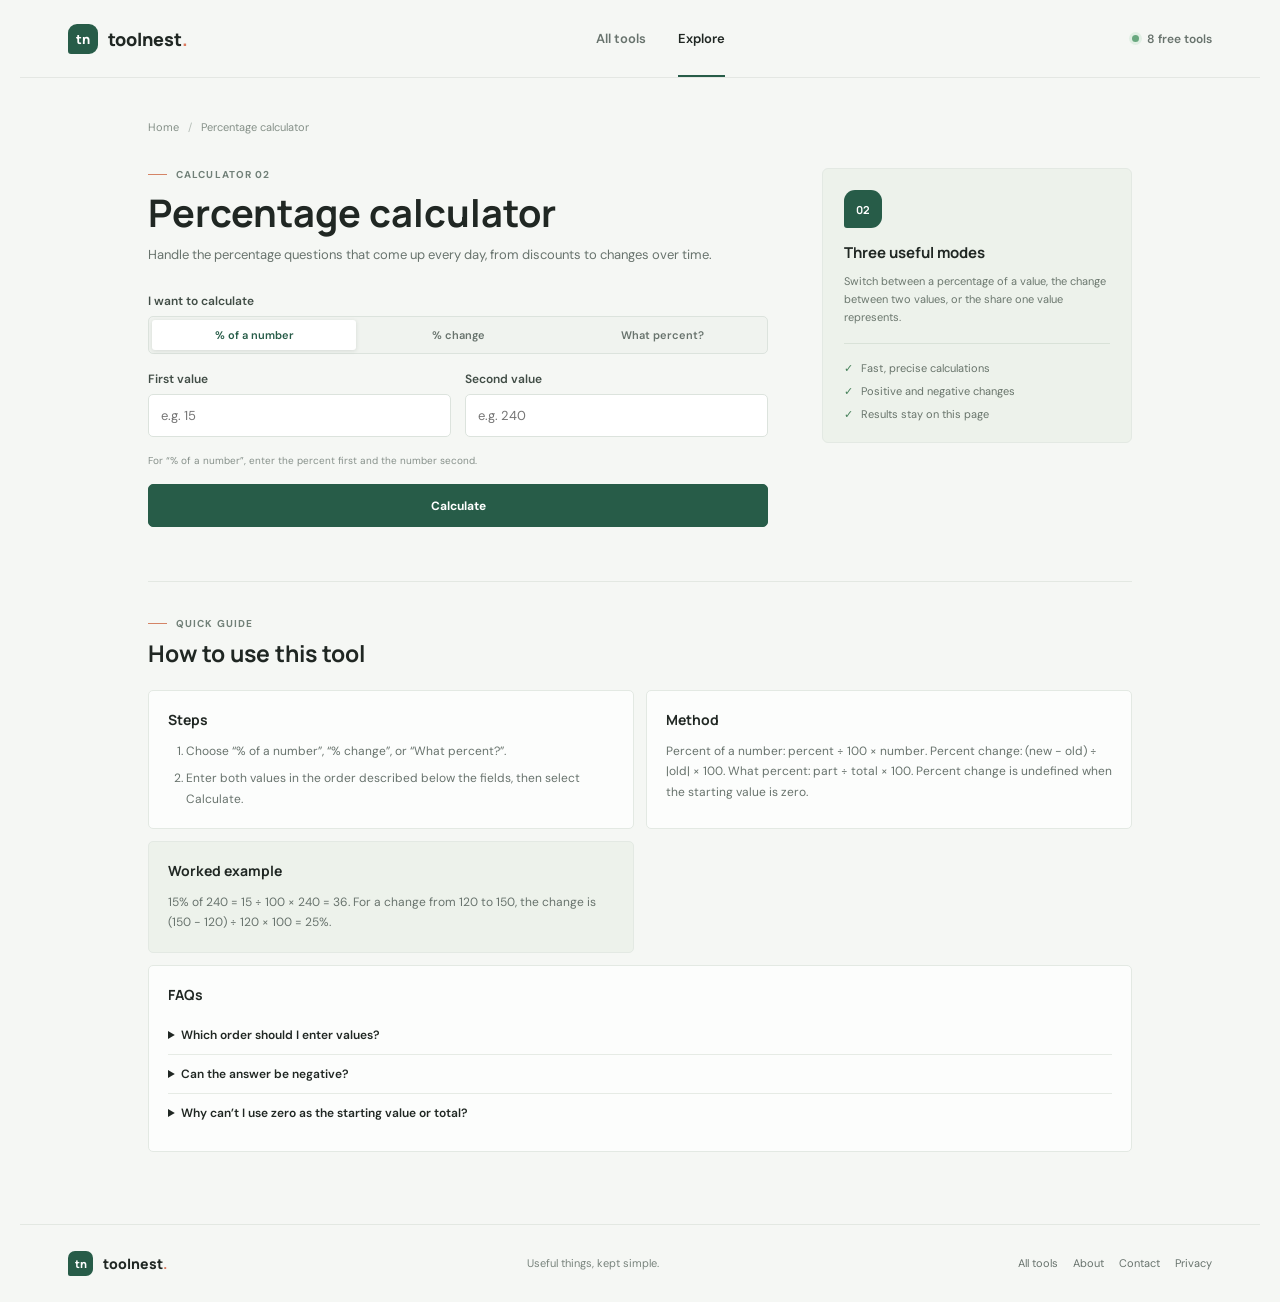
<file: tools/percentage.html>
<!doctype html>
<html lang="en">
<head><meta charset="utf-8"><meta name="viewport" content="width=device-width, initial-scale=1"><meta name="theme-color" content="#f5f7f4"><title>Percentage Calculator | ToolNest</title><link rel="stylesheet" href="../style.css"><script src="../script.js" defer></script></head>
<body>
  <header class="site-header"><a class="brand" href="../index.html" aria-label="ToolNest home"><span class="brand-mark">tn</span><span>toolnest<span class="brand-period">.</span></span></a><nav class="header-nav" aria-label="Main navigation"><a class="nav-link" href="../index.html">All tools</a><a class="nav-link active" href="../index.html#tool-grid">Explore</a></nav><a class="header-note" href="../index.html#tool-grid"><span class="status-dot"></span> 8 free tools</a></header>
  <main class="tool-page" data-tool="percentage"><div class="breadcrumb"><a href="../index.html">Home</a><span class="breadcrumb-separator">/</span><span>Percentage calculator</span></div><div class="tool-layout"><section class="tool-main"><div class="tool-heading"><p class="eyebrow"><span class="eyebrow-line"></span> CALCULATOR 02</p><h1>Percentage calculator</h1><p>Handle the percentage questions that come up every day, from discounts to changes over time.</p></div><form class="tool-form" id="percentage-form"><div class="field"><span class="field-label">I want to calculate</span><div class="segmented"><label><input type="radio" name="mode" value="of" checked><span>% of a number</span></label><label><input type="radio" name="mode" value="change"><span>% change</span></label><label><input type="radio" name="mode" value="ratio"><span>What percent?</span></label></div></div><div class="form-row"><div class="field"><label for="percentage-first">First value</label><input id="percentage-first" name="first" type="number" step="any" placeholder="e.g. 15" required></div><div class="field"><label for="percentage-second">Second value</label><input id="percentage-second" name="second" type="number" step="any" placeholder="e.g. 240" required></div></div><span class="field-hint">For “% of a number”, enter the percent first and the number second.</span><button class="primary-button" type="submit">Calculate</button></form><section class="result-panel" id="result" aria-live="polite"><p class="result-label">Your result</p><p class="result-value" id="result-value"></p><p class="result-detail" id="result-detail"></p></section></section><aside class="tool-aside"><span class="aside-mark">02</span><h2>Three useful modes</h2><p>Switch between a percentage of a value, the change between two values, or the share one value represents.</p><div class="aside-rule"></div><ul><li>Fast, precise calculations</li><li>Positive and negative changes</li><li>Results stay on this page</li></ul></aside></div></main>
  <footer class="site-footer"><a class="brand footer-brand" href="../index.html"><span class="brand-mark">tn</span><span>toolnest<span class="brand-period">.</span></span></a><span>Useful things, kept simple.</span><span><a href="../index.html#tool-grid">All tools ↗</a></span></footer>
</body></html>
</file>
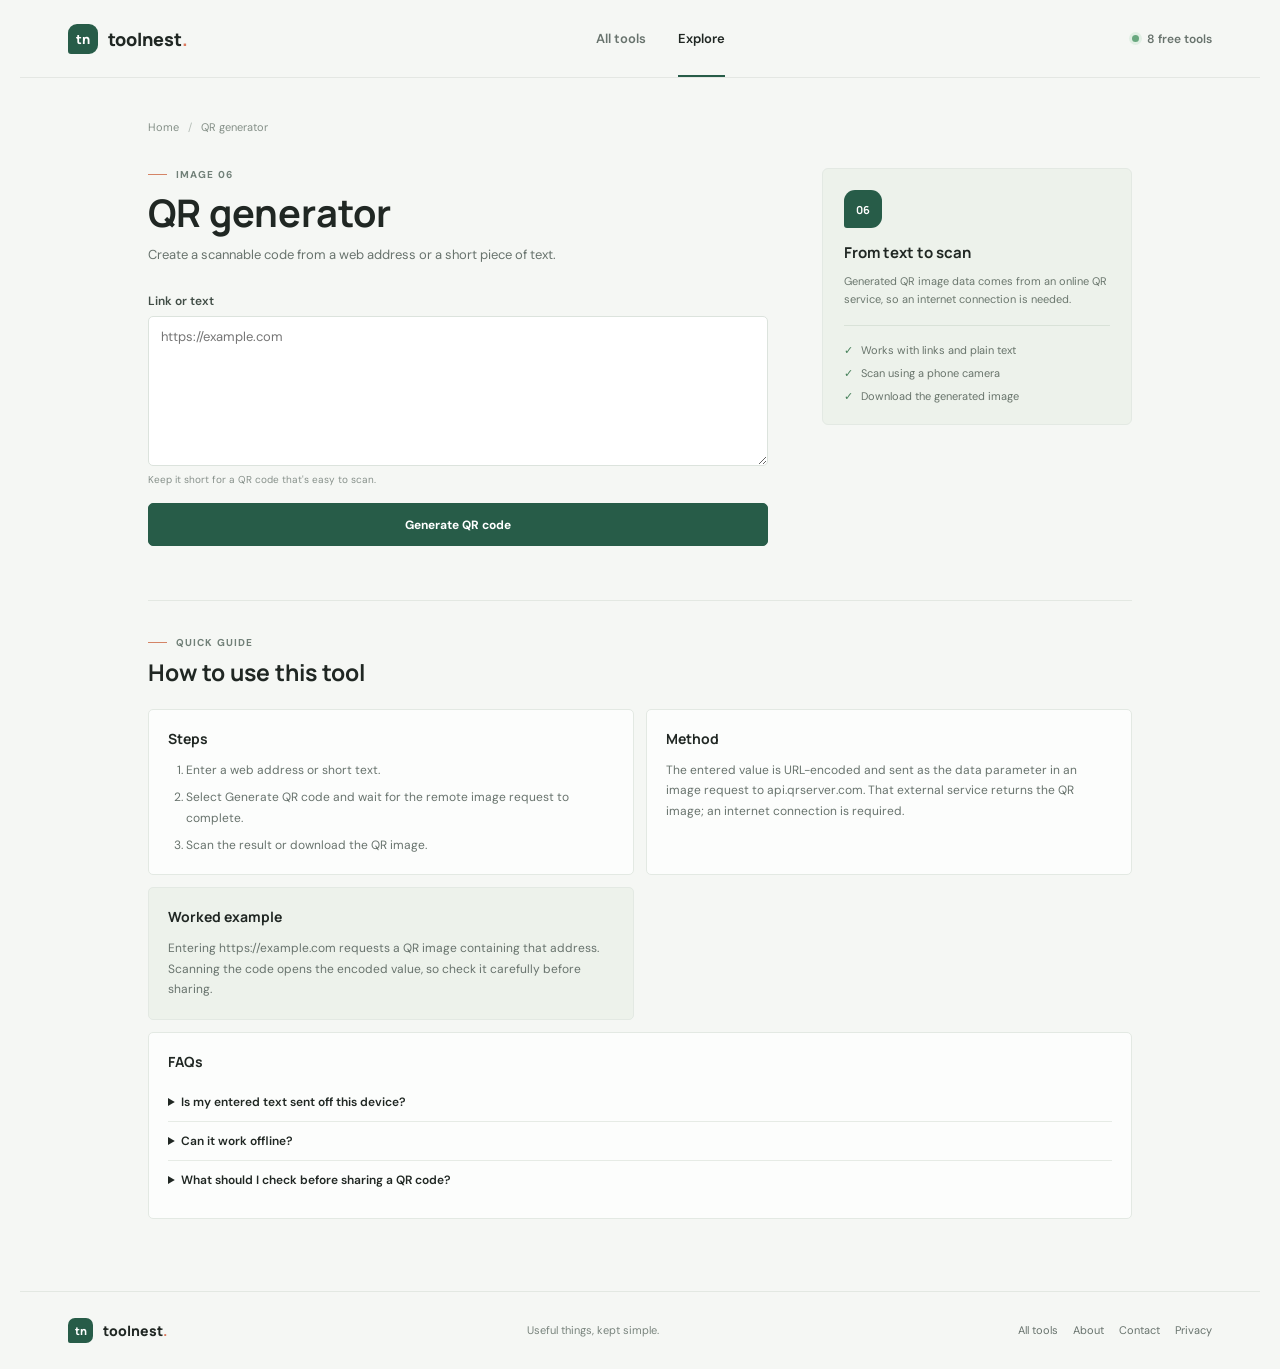
<file: tools/qr-generator.html>
<!doctype html>
<html lang="en">
<head><meta charset="utf-8"><meta name="viewport" content="width=device-width, initial-scale=1"><meta name="theme-color" content="#f5f7f4"><title>QR Generator | ToolNest</title><link rel="stylesheet" href="../style.css"><script src="../script.js" defer></script></head>
<body>
  <header class="site-header"><a class="brand" href="../index.html" aria-label="ToolNest home"><span class="brand-mark">tn</span><span>toolnest<span class="brand-period">.</span></span></a><nav class="header-nav" aria-label="Main navigation"><a class="nav-link" href="../index.html">All tools</a><a class="nav-link active" href="../index.html#tool-grid">Explore</a></nav><a class="header-note" href="../index.html#tool-grid"><span class="status-dot"></span> 8 free tools</a></header>
  <main class="tool-page" data-tool="qr-generator"><div class="breadcrumb"><a href="../index.html">Home</a><span class="breadcrumb-separator">/</span><span>QR generator</span></div><div class="tool-layout"><section class="tool-main"><div class="tool-heading"><p class="eyebrow"><span class="eyebrow-line"></span> IMAGE 06</p><h1>QR generator</h1><p>Create a scannable code from a web address or a short piece of text.</p></div><form class="tool-form" id="qr-form"><div class="field"><label for="qr-content">Link or text</label><textarea id="qr-content" maxlength="1200" placeholder="https://example.com" required></textarea><span class="field-hint">Keep it short for a QR code that's easy to scan.</span></div><button class="primary-button" type="submit">Generate QR code</button></form><div class="qr-output" id="qr-output"><img id="qr-image" alt="Generated QR code"><a id="qr-download" download="toolnest-qr.png">Download QR image ↗</a></div><section class="result-panel" id="result" aria-live="polite"><p class="result-label">Status</p><p class="result-value" id="result-value"></p><p class="result-detail" id="result-detail"></p></section></section><aside class="tool-aside"><span class="aside-mark">06</span><h2>From text to scan</h2><p>Generated QR image data comes from an online QR service, so an internet connection is needed.</p><div class="aside-rule"></div><ul><li>Works with links and plain text</li><li>Scan using a phone camera</li><li>Download the generated image</li></ul></aside></div></main>
  <footer class="site-footer"><a class="brand footer-brand" href="../index.html"><span class="brand-mark">tn</span><span>toolnest<span class="brand-period">.</span></span></a><span>Useful things, kept simple.</span><span><a href="../index.html#tool-grid">All tools ↗</a></span></footer>
</body></html>
</file>
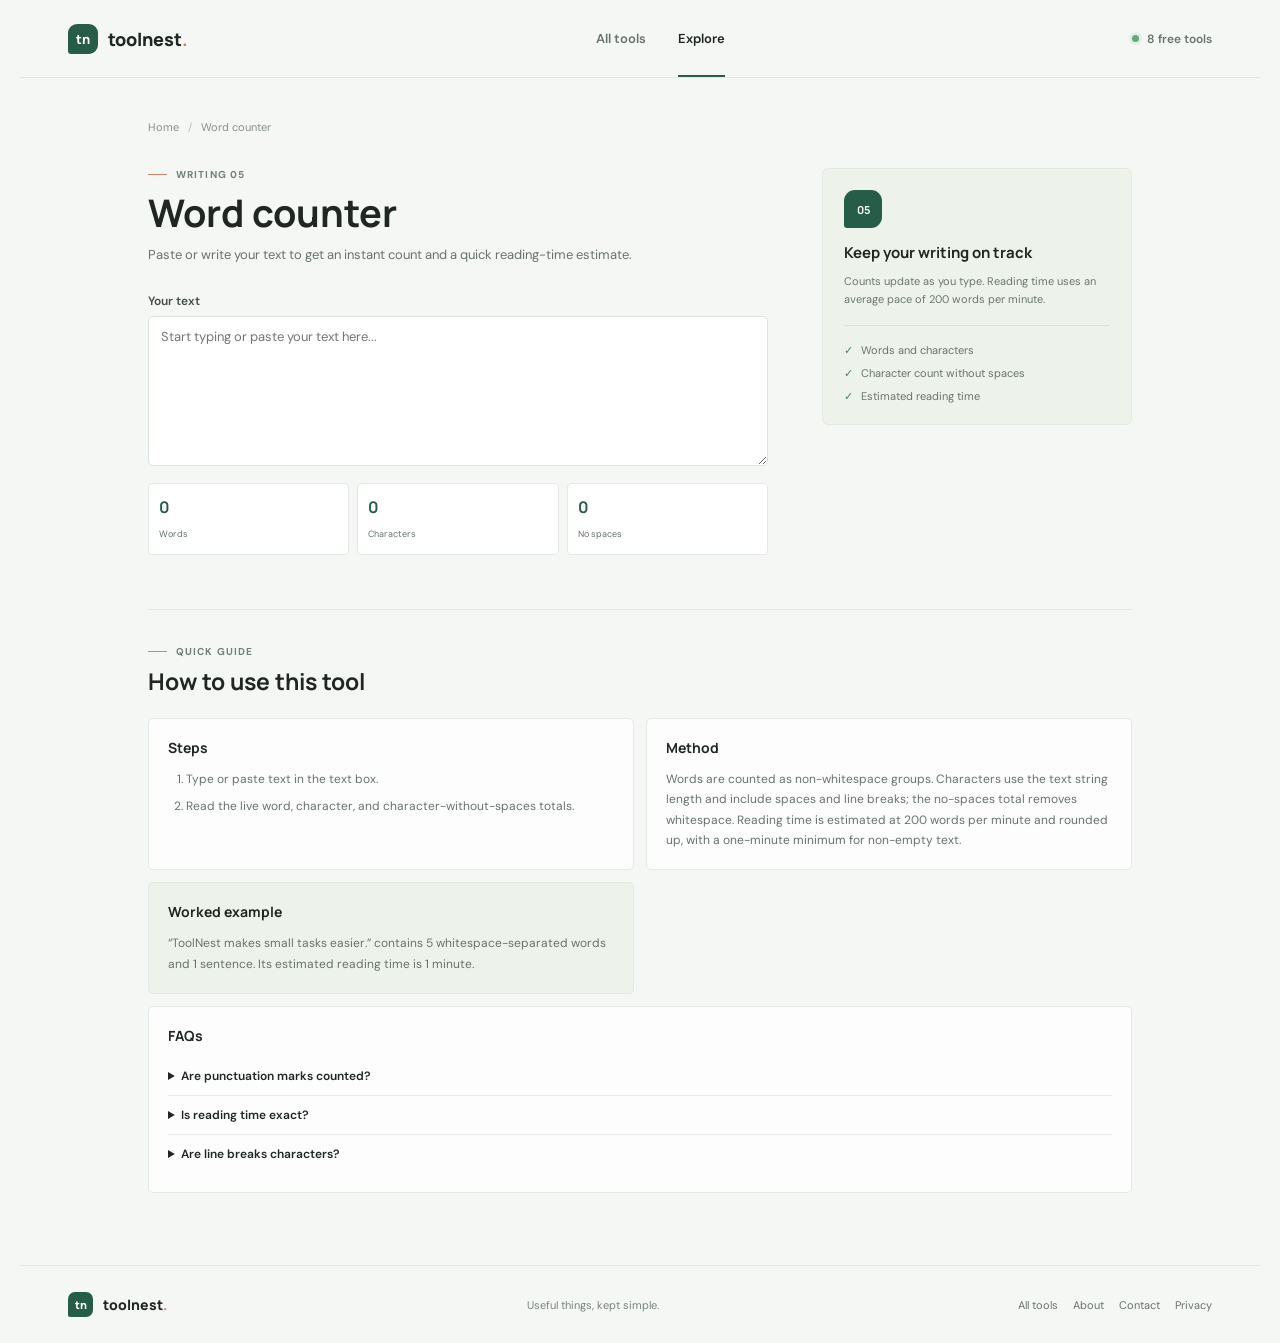
<file: tools/word-counter.html>
<!doctype html>
<html lang="en">
<head><meta charset="utf-8"><meta name="viewport" content="width=device-width, initial-scale=1"><meta name="theme-color" content="#f5f7f4"><title>Word Counter | ToolNest</title><link rel="stylesheet" href="../style.css"><script src="../script.js" defer></script></head>
<body>
  <header class="site-header"><a class="brand" href="../index.html" aria-label="ToolNest home"><span class="brand-mark">tn</span><span>toolnest<span class="brand-period">.</span></span></a><nav class="header-nav" aria-label="Main navigation"><a class="nav-link" href="../index.html">All tools</a><a class="nav-link active" href="../index.html#tool-grid">Explore</a></nav><a class="header-note" href="../index.html#tool-grid"><span class="status-dot"></span> 8 free tools</a></header>
  <main class="tool-page" data-tool="word-counter"><div class="breadcrumb"><a href="../index.html">Home</a><span class="breadcrumb-separator">/</span><span>Word counter</span></div><div class="tool-layout"><section class="tool-main"><div class="tool-heading"><p class="eyebrow"><span class="eyebrow-line"></span> WRITING 05</p><h1>Word counter</h1><p>Paste or write your text to get an instant count and a quick reading-time estimate.</p></div><div class="field"><label for="text-to-count">Your text</label><textarea id="text-to-count" placeholder="Start typing or paste your text here..."></textarea></div><div class="stats-grid" aria-live="polite"><div class="stat-item"><strong id="word-count">0</strong><span>Words</span></div><div class="stat-item"><strong id="char-count">0</strong><span>Characters</span></div><div class="stat-item"><strong id="char-no-space-count">0</strong><span>No spaces</span></div></div><section class="result-panel" id="result" aria-live="polite"><p class="result-label">Reading estimate</p><p class="result-value" id="result-value"></p><p class="result-detail" id="result-detail"></p></section></section><aside class="tool-aside"><span class="aside-mark">05</span><h2>Keep your writing on track</h2><p>Counts update as you type. Reading time uses an average pace of 200 words per minute.</p><div class="aside-rule"></div><ul><li>Words and characters</li><li>Character count without spaces</li><li>Estimated reading time</li></ul></aside></div></main>
  <footer class="site-footer"><a class="brand footer-brand" href="../index.html"><span class="brand-mark">tn</span><span>toolnest<span class="brand-period">.</span></span></a><span>Useful things, kept simple.</span><span><a href="../index.html#tool-grid">All tools ↗</a></span></footer>
</body></html>
</file>
<file: style.css>
@import url('https://fonts.googleapis.com/css2?family=DM+Sans:wght@400;500;600;700&family=Manrope:wght@400;500;600;700;800&display=swap');

:root {
  color-scheme: light;
  --ink: #202723;
  --muted: #68736d;
  --line: #e3e8e2;
  --paper: #f5f7f4;
  --white: #fff;
  --green: #275c48;
  --green-dark: #1e4737;
  --mint: #e7f1e9;
  --shadow: 0 15px 45px rgba(38, 58, 45, .07);
  font-family: 'DM Sans', sans-serif;
  font-synthesis: none;
  text-rendering: optimizeLegibility;
}

* { box-sizing: border-box; }
html { scroll-behavior: smooth; }
body { margin: 0; min-width: 320px; color: var(--ink); background: var(--paper); }
a { color: inherit; text-decoration: none; }
button, input, select, textarea { font: inherit; }
button, a { -webkit-tap-highlight-color: transparent; }
.site-header, .site-footer { display: flex; align-items: center; justify-content: space-between; max-width: 1240px; margin: 0 auto; padding: 0 48px; }
.site-header { height: 78px; border-bottom: 1px solid rgba(32, 39, 35, .08); }
.brand { display: inline-flex; align-items: center; gap: 10px; font: 800 18px 'Manrope', sans-serif; letter-spacing: 0; }
.brand-mark { display: grid; place-items: center; width: 30px; height: 30px; color: white; background: var(--green); border-radius: 9px 9px 9px 3px; font-size: 13px; letter-spacing: 0; }
.brand-period { color: #dc795d; }
.header-nav { display: flex; align-items: center; gap: 32px; height: 100%; }
.nav-link { height: 100%; display: inline-flex; align-items: center; position: relative; color: var(--muted); font-size: 13px; font-weight: 600; }
.nav-link.active { color: var(--ink); }
.nav-link.active::after { position: absolute; content: ''; height: 2px; background: var(--green); bottom: 0; left: 0; right: 0; }
.header-note { display: inline-flex; align-items: center; gap: 8px; color: var(--muted); font-size: 12px; font-weight: 600; }
.status-dot { width: 7px; height: 7px; border-radius: 50%; background: #69a87f; box-shadow: 0 0 0 3px #e1efe4; }
.home-intro { max-width: 1144px; min-height: 380px; margin: 0 auto; padding: 68px 16px 60px; display: grid; grid-template-columns: 1.05fr .95fr; align-items: center; }
.eyebrow { display: flex; align-items: center; gap: 9px; margin: 0 0 17px; color: #718078; font-size: 10px; font-weight: 700; letter-spacing: 1.1px; }
.eyebrow-line { width: 19px; height: 1px; background: #d48466; }
h1, h2, h3, p { margin-top: 0; }
h1, h2, h3 { font-family: 'Manrope', sans-serif; letter-spacing: 0; }
h1 { margin-bottom: 18px; font-size: clamp(46px, 6vw, 69px); line-height: 1.04; font-weight: 700; }
h1 span { color: var(--green); }
.intro-text { max-width: 420px; margin: 0; color: var(--muted); font-size: 15px; line-height: 1.75; }
.intro-side { position: relative; display: grid; place-items: center; height: 260px; overflow: hidden; }
.intro-side::before { position: absolute; content: ''; width: 310px; height: 190px; border-radius: 50%; background: #e8efe7; transform: rotate(-18deg); }
.orbit { position: absolute; width: 200px; height: 200px; border: 1px solid rgba(39, 92, 72, .22); border-radius: 50%; transform: rotate(35deg) scaleY(.56); }
.orbit-two { width: 260px; height: 260px; transform: rotate(-30deg) scaleY(.56); border-color: rgba(212, 132, 102, .38); }
.orbit-center { z-index: 1; display: grid; place-items: center; width: 72px; height: 72px; border: 1px solid #ceddce; border-radius: 24px 24px 24px 6px; color: white; background: var(--green); box-shadow: 0 10px 26px rgba(39, 92, 72, .2); font: 800 23px 'Manrope', sans-serif; }
.orbit-label { position: absolute; z-index: 2; color: #68736d; font-size: 10px; font-weight: 600; letter-spacing: .15px; }
.label-top { top: 39px; right: 35px; }.label-bottom { bottom: 31px; left: 29px; }
.tools-section { max-width: 1240px; margin: 0 auto; padding: 47px 48px 74px; border-top: 1px solid var(--line); }
.section-heading { display: flex; align-items: end; justify-content: space-between; gap: 24px; }
.section-heading .eyebrow { margin-bottom: 9px; }
h2 { margin-bottom: 0; font-size: 27px; line-height: 1.25; font-weight: 700; }
.search-box { display: flex; align-items: center; gap: 10px; width: 235px; height: 42px; padding: 0 13px; border: 1px solid #dce3dd; border-radius: 7px; background: rgba(255,255,255,.7); }
.search-box:focus-within { border-color: #79a189; box-shadow: 0 0 0 3px rgba(39,92,72,.08); }
.search-icon { width: 14px; height: 14px; border: 1.5px solid #78857d; border-radius: 50%; position: relative; flex: none; }
.search-icon::after { position: absolute; content: ''; right: -4px; bottom: -2px; width: 6px; height: 1.5px; transform: rotate(45deg); background: #78857d; }
.search-box input { width: 100%; border: 0; outline: 0; background: transparent; color: var(--ink); font-size: 12px; }
.search-box input::placeholder { color: #919b94; }
.filter-row { display: flex; gap: 8px; margin: 27px 0 20px; overflow-x: auto; }
.filter-chip { display: inline-flex; align-items: center; gap: 8px; min-height: 32px; padding: 0 12px; border: 1px solid #e0e6e0; border-radius: 5px; color: #69746e; background: transparent; cursor: pointer; white-space: nowrap; font-size: 11px; font-weight: 600; }
.filter-chip.selected { color: white; border-color: var(--green); background: var(--green); }
.filter-chip span { color: #d7e7dc; font-size: 10px; }
.tool-grid { display: grid; grid-template-columns: repeat(4, minmax(0, 1fr)); gap: 12px; }
.tool-card { position: relative; display: flex; min-height: 148px; gap: 13px; padding: 19px 16px; border: 1px solid #e6eae5; border-radius: 7px; background: rgba(255,255,255,.8); transition: border-color .18s ease, transform .18s ease, box-shadow .18s ease; }
.tool-card[hidden] { display: none; }
.tool-card:hover, .tool-card:focus-visible { border-color: #9ab4a1; box-shadow: var(--shadow); transform: translateY(-2px); outline: 0; }
.tool-icon { display: grid; place-items: center; flex: none; width: 34px; height: 34px; border-radius: 10px 10px 10px 3px; font: 700 10px 'Manrope', sans-serif; }
.icon-coral { color: #945743; background: #f9e8de; }.icon-blue { color: #426982; background: #e3eff2; }.icon-yellow { color: #8b6b2b; background: #f7f0d9; }.icon-green { color: #3f7751; background: #e4f0e6; }.icon-lilac { color: #6a6483; background: #ece9f4; }.icon-pink { color: #8f596e; background: #f7e8ee; }
.tool-card-copy { display: flex; min-width: 0; flex-direction: column; align-items: flex-start; padding-top: 1px; }
.tool-category { margin: 1px 0 8px; color: #87918b; font-size: 9px; font-weight: 700; letter-spacing: .8px; }
.tool-card strong { margin-bottom: 5px; font: 700 13px 'Manrope', sans-serif; }
.tool-card-copy > span:last-child { max-width: 190px; color: var(--muted); font-size: 11px; line-height: 1.55; }
.card-arrow { position: absolute; top: 16px; right: 15px; color: #99a39c; font-size: 15px; }
.empty-state { padding: 28px 0; color: var(--muted); text-align: center; font-size: 13px; }
.site-footer { min-height: 78px; border-top: 1px solid var(--line); color: #79847d; font-size: 11px; }
.footer-brand { color: var(--ink); font-size: 14px; }.footer-brand .brand-mark { width: 25px; height: 25px; border-radius: 7px 7px 7px 2px; font-size: 11px; }.footer-spark { color: #d48466; padding-left: 4px; }
.visually-hidden { position: absolute; width: 1px; height: 1px; padding: 0; margin: -1px; overflow: hidden; clip: rect(0,0,0,0); white-space: nowrap; border: 0; }

/* Tool pages */
.tool-page { min-height: calc(100vh - 156px); max-width: 1080px; margin: 0 auto; padding: 42px 48px 72px; }
.breadcrumb { display: flex; align-items: center; gap: 9px; margin-bottom: 34px; color: #859088; font-size: 11px; }
.breadcrumb a:hover { color: var(--green); }.breadcrumb-separator { color: #b5beb7; }
.tool-layout { display: grid; grid-template-columns: minmax(0, 1fr) 310px; align-items: start; gap: 52px; }
.tool-main { max-width: 620px; }
.tool-heading { margin-bottom: 28px; }
.tool-heading .eyebrow { margin-bottom: 10px; }
.tool-heading h1 { margin-bottom: 9px; font-size: 38px; line-height: 1.15; }
.tool-heading > p:last-child { margin-bottom: 0; color: var(--muted); font-size: 13px; line-height: 1.65; }
.tool-form { display: grid; gap: 17px; }
.form-row { display: grid; grid-template-columns: repeat(2, minmax(0, 1fr)); gap: 14px; }
.field { display: grid; gap: 7px; min-width: 0; }
.field label, .field-label { color: #414d46; font-size: 12px; font-weight: 600; }
.field input:not([type="checkbox"]):not([type="range"]), .field select, .field textarea { width: 100%; min-height: 43px; padding: 10px 12px; border: 1px solid #dce3dd; border-radius: 5px; outline: none; background: white; color: var(--ink); font-size: 13px; }
.field textarea { min-height: 150px; resize: vertical; line-height: 1.6; }
.field input:focus, .field select:focus, .field textarea:focus { border-color: #79a189; box-shadow: 0 0 0 3px rgba(39,92,72,.08); }
.field-hint { color: #87918b; font-size: 10px; }
.primary-button, .secondary-button { display: inline-flex; justify-content: center; align-items: center; min-height: 43px; padding: 0 18px; border: 1px solid var(--green); border-radius: 5px; background: var(--green); color: white; cursor: pointer; font-size: 12px; font-weight: 700; transition: background .15s, transform .15s; }
.primary-button:hover { background: var(--green-dark); }.primary-button:active, .secondary-button:active { transform: translateY(1px); }
.secondary-button { background: white; color: var(--green); }.secondary-button:hover { background: #f1f6f1; }
.result-panel { display: none; margin-top: 23px; padding: 20px; border: 1px solid #dce8dd; border-left: 3px solid var(--green); border-radius: 5px; background: #edf4ed; }
.result-panel.visible { display: block; animation: result-in .25s ease both; }
.result-label { margin: 0 0 7px; color: #68796d; font-size: 10px; font-weight: 700; letter-spacing: .7px; text-transform: uppercase; }
.result-value { margin: 0; color: var(--green-dark); font: 700 25px 'Manrope', sans-serif; line-height: 1.3; overflow-wrap: anywhere; }
.result-detail { margin: 7px 0 0; color: #66746a; font-size: 12px; line-height: 1.55; }
.tool-aside { padding: 21px; border: 1px solid #e3e9e3; border-radius: 6px; background: #edf2eb; }
.aside-mark { display: grid; place-items: center; width: 38px; height: 38px; margin-bottom: 16px; border-radius: 11px 11px 11px 3px; color: white; background: var(--green); font: 700 11px 'Manrope', sans-serif; }
.tool-aside h2 { margin-bottom: 9px; font-size: 15px; }
.tool-aside p { margin-bottom: 0; color: #6b776e; font-size: 11px; line-height: 1.65; }
.tool-aside .aside-rule { height: 1px; margin: 17px 0; background: #d9e2d8; }
.tool-aside ul { display: grid; gap: 9px; padding: 0; margin: 0; list-style: none; color: #68746b; font-size: 11px; }
.tool-aside li::before { content: '✓'; margin-right: 8px; color: #46815a; font-weight: 700; }
.segmented { display: flex; padding: 3px; border: 1px solid #dce3dd; border-radius: 5px; background: #f0f3ef; }
.field .segmented input[type="radio"] { width: 1px; min-height: 1px; padding: 0; }
.segmented label { flex: 1; text-align: center; }.segmented input { position: absolute; opacity: 0; pointer-events: none; }.segmented span { display: block; padding: 8px 5px; border-radius: 3px; color: #68736d; cursor: pointer; font-size: 11px; font-weight: 600; }.segmented input:checked + span { background: white; color: var(--green); box-shadow: 0 1px 4px rgba(25,50,35,.12); }
.check-field { display: flex; align-items: center; gap: 9px; color: #536158; font-size: 11px; }.check-field input { accent-color: var(--green); }
.upload-area { display: grid; place-items: center; gap: 8px; min-height: 150px; padding: 18px; border: 1px dashed #b9c9bc; border-radius: 5px; background: rgba(255,255,255,.62); text-align: center; cursor: pointer; }.upload-area:hover { border-color: var(--green); background: white; }.upload-area strong { font-size: 12px; }.upload-area span { color: var(--muted); font-size: 10px; }.upload-area input { max-width: 100%; color: var(--muted); font-size: 11px; }
.image-preview { display: none; max-width: 100%; max-height: 260px; margin: 14px auto 0; object-fit: contain; border-radius: 4px; }.image-preview.visible { display: block; }
.tool-actions { display: flex; flex-wrap: wrap; gap: 9px; margin-top: 12px; }
.download-link { display: none; }.download-link.visible { display: inline-flex; }
.qr-output { display: none; width: fit-content; max-width: 100%; margin-top: 18px; padding: 12px; border: 1px solid #e1e7e1; background: white; }.qr-output.visible { display: block; }.qr-output img { display: block; width: 200px; height: 200px; max-width: 100%; }.qr-output a { display: block; margin-top: 9px; color: var(--green); text-align: center; font-size: 11px; font-weight: 700; }
.stats-grid { display: grid; grid-template-columns: repeat(3, 1fr); gap: 8px; margin-top: 17px; }.stat-item { padding: 12px 10px; border: 1px solid #e5e9e5; border-radius: 4px; background: white; }.stat-item strong { display: block; margin-bottom: 3px; font: 700 16px 'Manrope', sans-serif; color: var(--green); }.stat-item span { color: var(--muted); font-size: 9px; }
.tool-guide { margin-top: 54px; padding-top: 35px; border-top: 1px solid var(--line); }
.guide-heading { margin-bottom: 22px; }.guide-heading .eyebrow { margin-bottom: 9px; }.guide-heading h2 { font-size: 23px; }
.guide-grid { display: grid; grid-template-columns: repeat(2, minmax(0, 1fr)); gap: 12px; }
.guide-block { padding: 19px; border: 1px solid #e3e9e3; border-radius: 5px; background: rgba(255,255,255,.72); }
.guide-block h3 { margin: 0 0 12px; font-size: 14px; }
.guide-block p, .guide-block li { color: var(--muted); font-size: 12px; line-height: 1.7; }
.guide-block p:last-child { margin-bottom: 0; }.guide-block ol { display: grid; gap: 7px; padding-left: 18px; margin: 0; }
.guide-example { background: #edf2eb; }.guide-faq { grid-column: 1 / -1; }
.guide-faq details { padding: 11px 0; border-top: 1px solid #e6ebe5; }.guide-faq details:first-of-type { border-top: 0; }
.guide-faq summary { color: var(--ink); cursor: pointer; font-size: 12px; font-weight: 600; }.guide-faq details p { margin: 8px 0 0; }
.content-page { min-height: calc(100vh - 156px); max-width: 1080px; margin: 0 auto; padding: 42px 48px 72px; }
.content-heading { max-width: 730px; padding: 12px 0 28px; border-bottom: 1px solid var(--line); }
.content-heading .eyebrow { margin-bottom: 10px; }.content-heading h1 { margin-bottom: 12px; font-size: 42px; line-height: 1.15; }.content-heading > p:last-child { margin-bottom: 0; color: var(--muted); font-size: 14px; line-height: 1.7; }
.content-body { max-width: 730px; }.content-section { padding: 25px 0; border-bottom: 1px solid var(--line); }.content-section h2 { margin-bottom: 11px; font-size: 19px; }.content-section p { margin-bottom: 10px; color: #58655d; font-size: 13px; line-height: 1.8; }.content-section p:last-child { margin-bottom: 0; }.content-section a { color: var(--green); text-decoration: underline; text-underline-offset: 3px; }.content-section code { padding: 2px 5px; border-radius: 3px; background: #eaf0e9; color: #3a5845; font-size: .9em; }
.contact-placeholder { margin-top: 25px; padding: 22px; border: 1px solid #e3e9e3; border-left: 3px solid var(--green); border-radius: 5px; background: #edf2eb; }.contact-placeholder strong { color: var(--green-dark); }
.footer-links { display: flex; align-items: center; gap: 15px; color: #68736d; font-size: 11px; }.footer-links a:hover { color: var(--green); text-decoration: underline; text-underline-offset: 3px; }
@keyframes result-in { from { opacity: 0; transform: translateY(4px); } to { opacity: 1; transform: translateY(0); } }

@media (max-width: 900px) {
  .site-header, .site-footer { padding-right: 28px; padding-left: 28px; }
  .home-intro { padding-right: 28px; padding-left: 28px; }.tools-section { padding-right: 28px; padding-left: 28px; }
  .tool-grid { grid-template-columns: repeat(2, minmax(0, 1fr)); }
  .tool-page { padding-right: 28px; padding-left: 28px; }.tool-layout { grid-template-columns: minmax(0, 1fr) 260px; gap: 28px; }
  .content-page { padding-right: 28px; padding-left: 28px; }
}
@media (max-width: 640px) {
  .site-header { height: 65px; padding: 0 20px; }.header-nav { gap: 18px; }.header-note { display: none; }.brand { font-size: 16px; }
  .home-intro { min-height: auto; padding: 52px 20px 37px; grid-template-columns: 1fr; }.home-intro h1 { font-size: 51px; }.intro-text { max-width: 360px; font-size: 13px; }.intro-side { height: 190px; margin-top: 12px; }.intro-side::before { width: 260px; height: 150px; }.orbit { transform: rotate(35deg) scaleY(.5); }.orbit-two { transform: rotate(-30deg) scaleY(.5); }.label-top { top: 23px; right: 12%; }.label-bottom { bottom: 17px; left: 7%; }
  .tools-section { padding: 36px 20px 48px; }.section-heading { align-items: stretch; flex-direction: column; gap: 17px; }.section-heading h2 { font-size: 22px; }.search-box { width: 100%; }.filter-row { margin: 20px 0 15px; }
  .tool-grid { grid-template-columns: 1fr; gap: 9px; }.tool-card { min-height: 112px; padding: 15px; }.tool-card-copy > span:last-child { max-width: 260px; }
  .site-footer { min-height: 67px; padding: 0 20px; gap: 10px; }.site-footer > span:nth-child(2) { display: none; }
  .tool-page { min-height: calc(100vh - 132px); padding: 26px 20px 50px; }.breadcrumb { margin-bottom: 26px; }.tool-layout { grid-template-columns: 1fr; gap: 25px; }.tool-heading { margin-bottom: 24px; }.tool-heading h1 { font-size: 33px; }.tool-aside { padding: 17px; }.form-row { gap: 10px; }.stats-grid { grid-template-columns: repeat(3, 1fr); }
  .content-page { min-height: calc(100vh - 132px); padding: 26px 20px 50px; }.content-heading h1 { font-size: 34px; }.content-heading > p:last-child { font-size: 13px; }
  .guide-grid { grid-template-columns: 1fr; }.guide-faq { grid-column: auto; }.tool-guide { margin-top: 39px; padding-top: 27px; }
  .footer-links { gap: 9px; font-size: 10px; }.site-footer { flex-wrap: wrap; }.site-footer .footer-links { justify-content: flex-end; }
}
@media (max-width: 380px) { .form-row { grid-template-columns: 1fr; }.header-nav { gap: 12px; }.nav-link { font-size: 11px; } }
</file>
